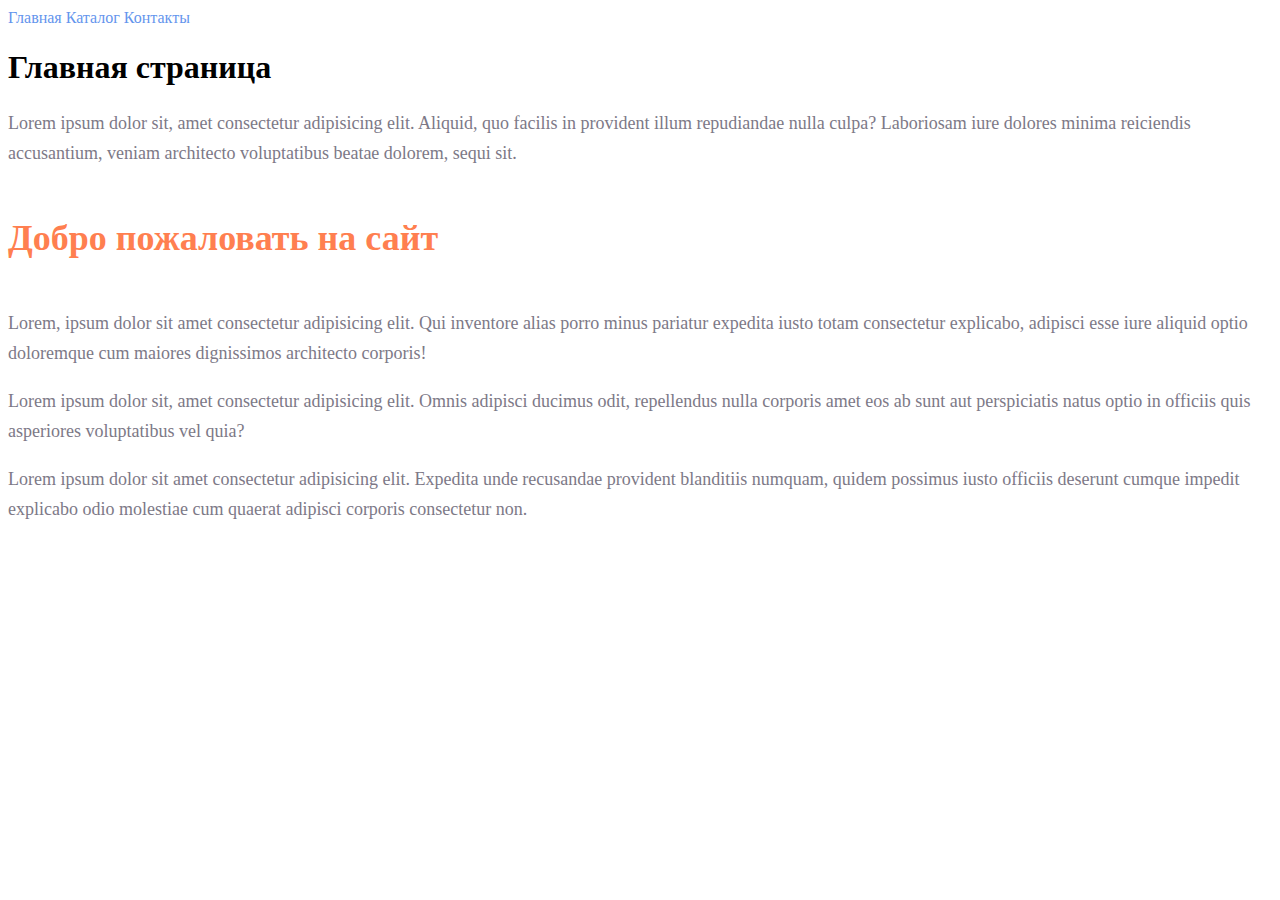
<file: index.html>
<!DOCTYPE html>
<html lang="en">
<head>
    <meta charset="UTF-8">
    <meta http-equiv="X-UA-Compatible" content="IE=edge">
    <meta name="viewport" content="width=device-width, initial-scale=1.0">
    <title>Lesson1</title>
    <link rel="stylesheet" href="./style.css">
</head>
<body>
    <a class="menu" href="./index.html">Главная</a>
    <a class="menu" href="./catalog/catalog.html">Каталог</a>
    <a class="menu" href="./contact.html">Контакты</a>

    <h1 class="heding1">Главная страница</h1>
    <p class="paragraf">Lorem ipsum dolor sit, amet consectetur adipisicing elit. Aliquid, quo facilis in provident illum repudiandae nulla culpa? Laboriosam iure dolores minima reiciendis accusantium, veniam architecto voluptatibus beatae dolorem, sequi sit.</p>
    <h2 class="heading2">Добро пожаловать на сайт</h2>
    <p class="paragraf">Lorem, ipsum dolor sit amet consectetur adipisicing elit. Qui inventore alias porro minus pariatur expedita iusto totam consectetur explicabo, adipisci esse iure aliquid optio doloremque cum maiores dignissimos architecto corporis!</p>
    <p class="paragraf">Lorem ipsum dolor sit, amet consectetur adipisicing elit. Omnis adipisci ducimus odit, repellendus nulla corporis amet eos ab sunt aut perspiciatis natus optio in officiis quis asperiores voluptatibus vel quia?</p>
    <p class="paragraf">Lorem ipsum dolor sit amet consectetur adipisicing elit. Expedita unde recusandae provident blanditiis numquam, quidem possimus iusto officiis deserunt cumque impedit explicabo odio molestiae cum quaerat adipisci corporis consectetur non.</p>
</body>
</html>
</file>
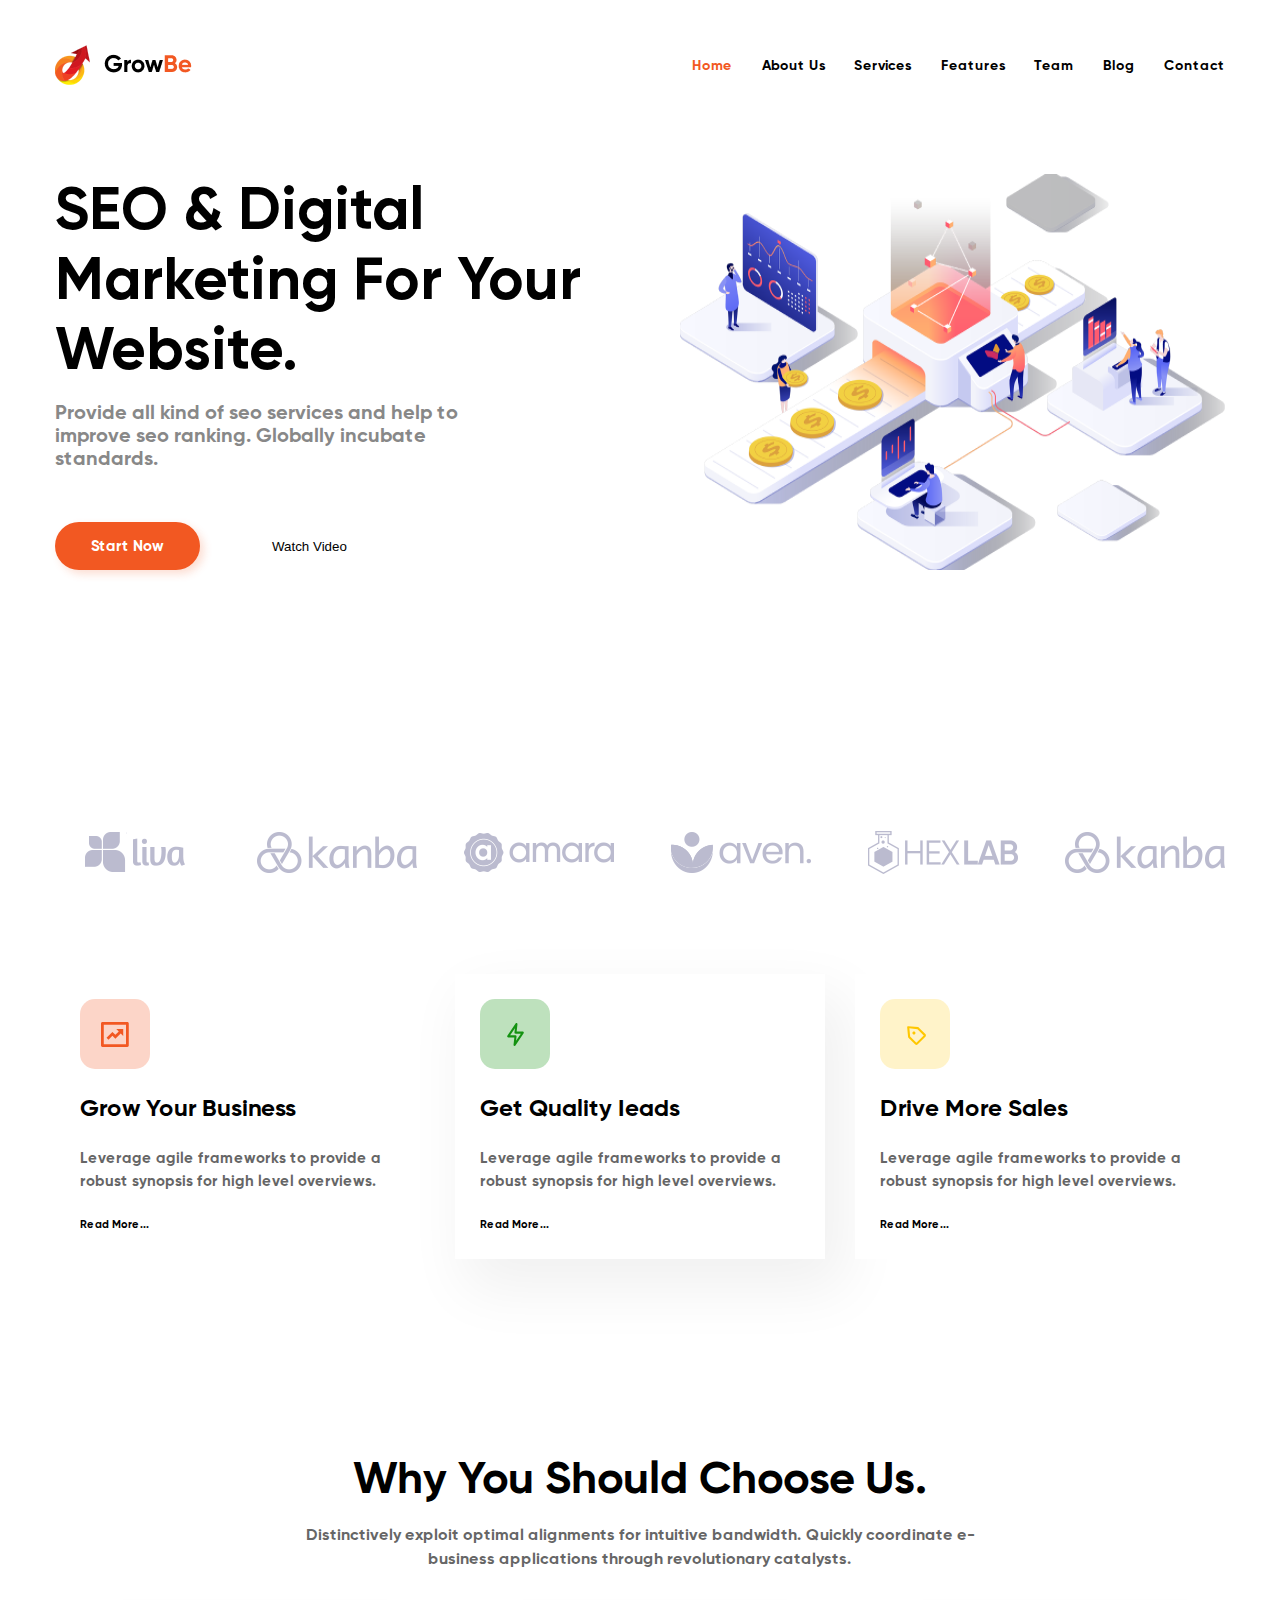
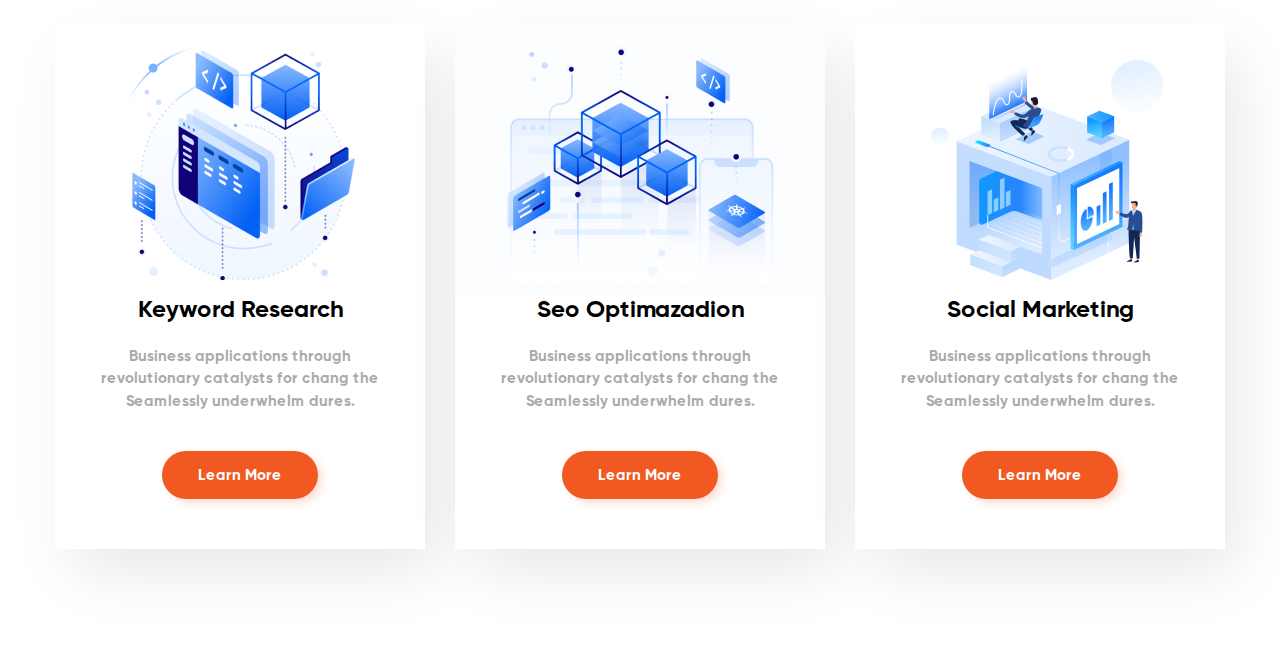
<file: Seminar3-5/index.html>
<!DOCTYPE html>
<html lang="en">
<head>
    <meta charset="UTF-8">
    <meta http-equiv="X-UA-Compatible" content="IE=edge">
    <meta name="viewport" content="width=device-width, initial-scale=1.0">
    <title>Seminar3</title>
    <link rel="stylesheet" href="./style.css">
</head>
<body>
    <header>
        <div class="container">
            <div class="heder-heder">  
                <img class="logo-one" src="./img/Logo.png" alt="Logo">
                <nav class="navigation">
                    <a class="navigation-a" href="#">Home</a>
                    <a href="#">About Us</a>
                    <a href="#">Services</a>
                    <a href="#">Features</a>
                    <a href="#">Team</a>
                    <a href="#">Blog</a>
                    <a href="#">Contact</a>
                </nav>
            </div>

        </div>
    </header>


    <main>
        <div class="container">
            <div class="content">
                <div class="main-content">
                    <h1 class="title">SEO & Digital
                        Marketing For Your
                        Website.</h1>
                    <p class="paragraf">Provide all kind of seo services and help to improve
                        seo ranking. Globally incubate standards.</p>
                        <div class="button">
                            <button class="button-start">Start Now</button>
                            <button class="button-video">Watch Video</button>
                        </div>
                </div>
                <img src="./img/main-logo.png" alt="logo"> 
            </div>
            
        </div>
    </main>

    <article>
        <div class="container">
            <div class="logos">
                <img src="./img/1.png" alt="logo">
                <img src="./img/6.png" alt="logo">
                <img src="./img/3.png" alt="logo">
                <img src="./img/4.png" alt="logo">
                <img src="./img/5.png" alt="logo">
                <img src="./img/6.png" alt="logo">
            </div>
        </div>
    </article>

    <section>
        <div class="container">
            <div class="content-content">
                <div class="bloc">
                    <img src="./img/icon1.svg" alt="icon1">
                    <h2 class="title-bloc">Grow Your Business</h2>
                    <p class="paragraf-bloc">Leverage agile frameworks to provide a robust synopsis for high level overviews.</p>
                    <h5 class="title5">Read More...</h5>
                </div>
                <div class="bloc-bloc">
                    <img src="./img/icon2.svg" alt="icon2">
                    <h2 class="title-bloc">Get Quality Ieads</h2>
                    <p class="paragraf-bloc">Leverage agile frameworks to provide a robust synopsis for high level overviews.</p>
                    <h5 class="title5">Read More...</h5>
                </div>
                <div class="bloc">
                    <img src="./img/icon3.svg" alt="icon3">
                    <h2 class="title-bloc">Drive More Sales</h2>
                    <p class="paragraf-bloc">Leverage agile frameworks to provide a robust synopsis for high level overviews.</p>
                    <h5 class="title5">Read More...</h5>
                </div>
            </div>
        </div>
    </section>

    <small>
        <div class="container">
            <div class="small">
                <h1 class="title-small">Why You Should Choose Us.</h1>
                <p class="paragraf-small">Distinctively exploit optimal alignments for intuitive bandwidth. Quickly coordinate e-business
                    applications through revolutionary catalysts.</p>
            </div>
        </div>
    </small>

    <samp>
        <div class="container">
            <div class="samps">
                <div class="samp">
                    <img class="samp1" src="./img/samp1.png" alt="samp1">
                    <h2 class="title-samp">Keyword Research</h2>
                    <p class="paragraf-samp">Business applications through revolutionary catalysts for chang the Seamlessly underwhelm dures.</p>
                    <button class="button-samp">Learn More</button>
                  </div>
                  <div class="samp">
                      <img src="./img/samp2.png" alt="samp2">
                      <h2 class="title-samp">Seo Optimazadion</h2>
                      <p class="paragraf-samp">Business applications through revolutionary catalysts for chang the Seamlessly underwhelm dures.</p>
                      <button class="button-samp">Learn More</button>
                  </div>
                  <div class="samp">
                      <img src="./img/samp3.png" alt="samp3">
                      <h2 class="title-samp">Social Marketing</h2>
                      <p class="paragraf-samp">Business applications through revolutionary catalysts for chang the Seamlessly underwhelm dures.</p>
                      <button class="button-samp">Learn More</button>
                  </div>
            </div>
        </div>
    </samp>
</body>
</html>
</file>
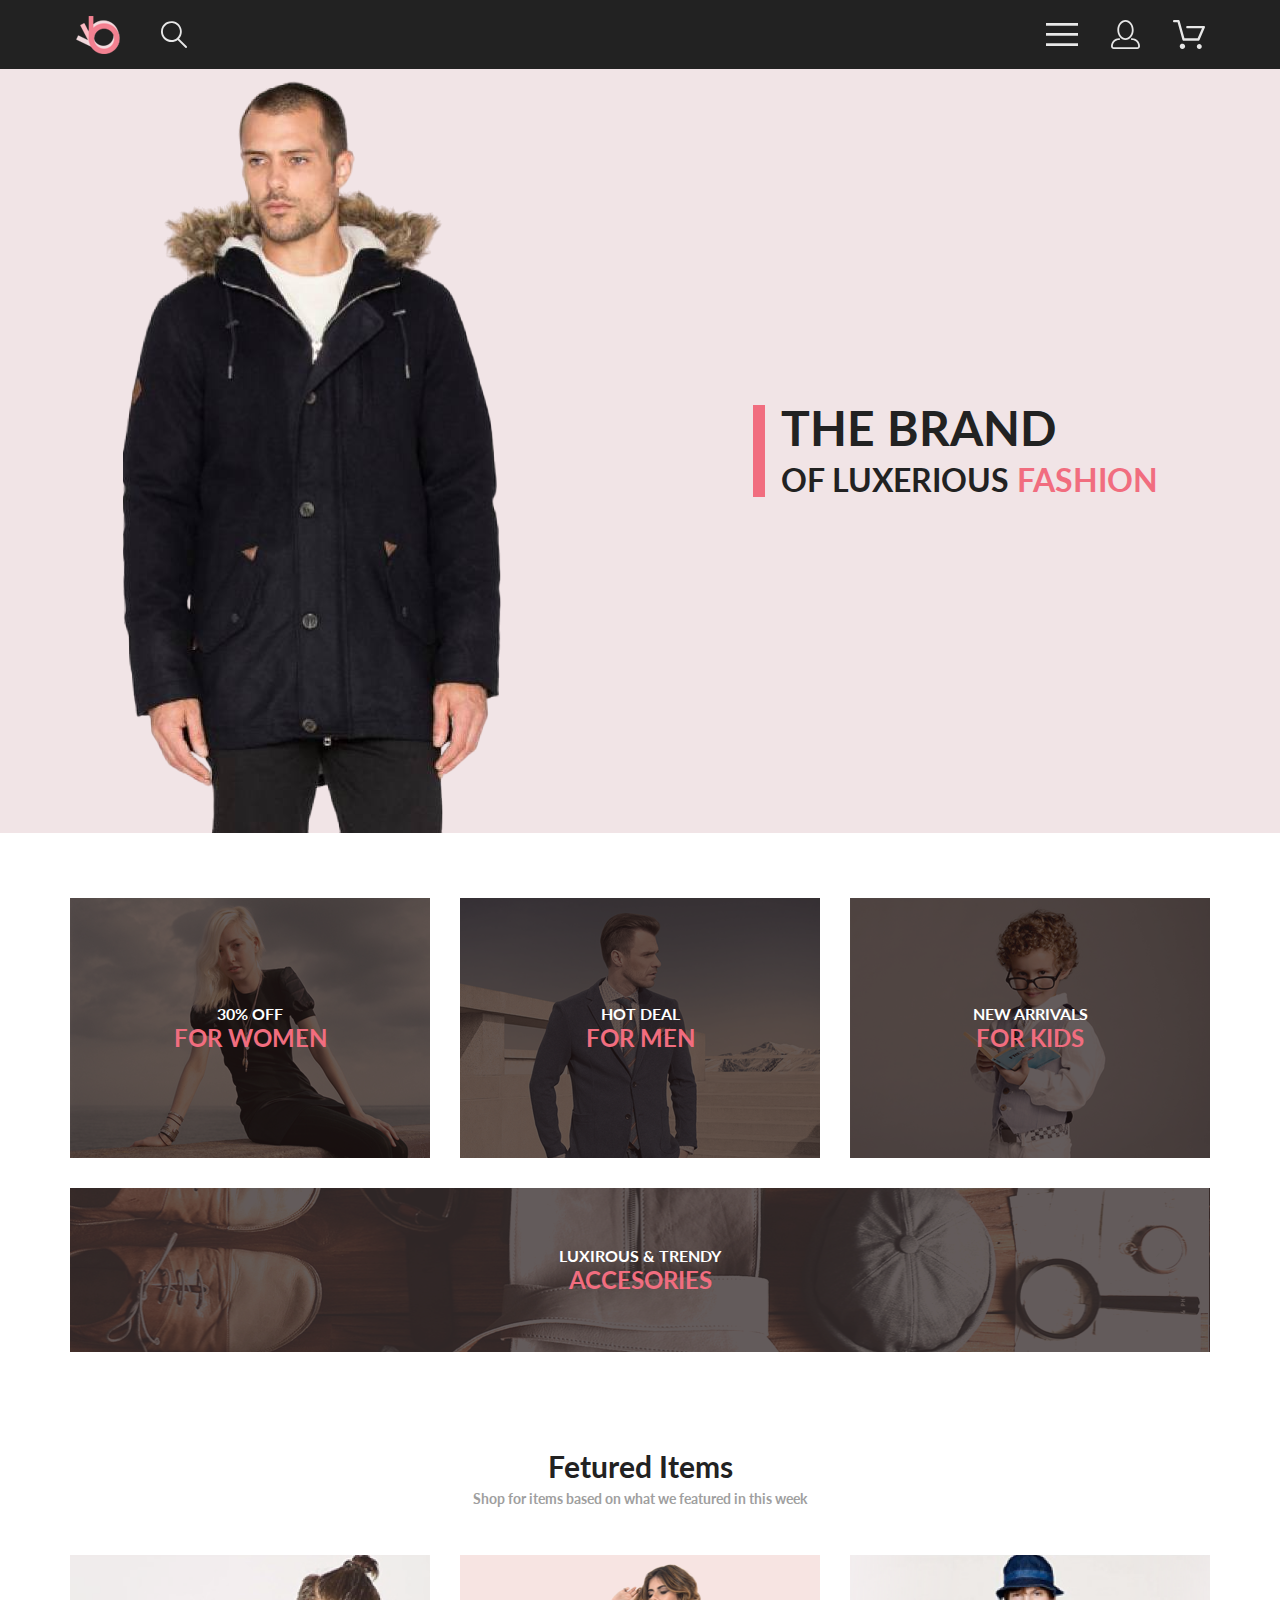
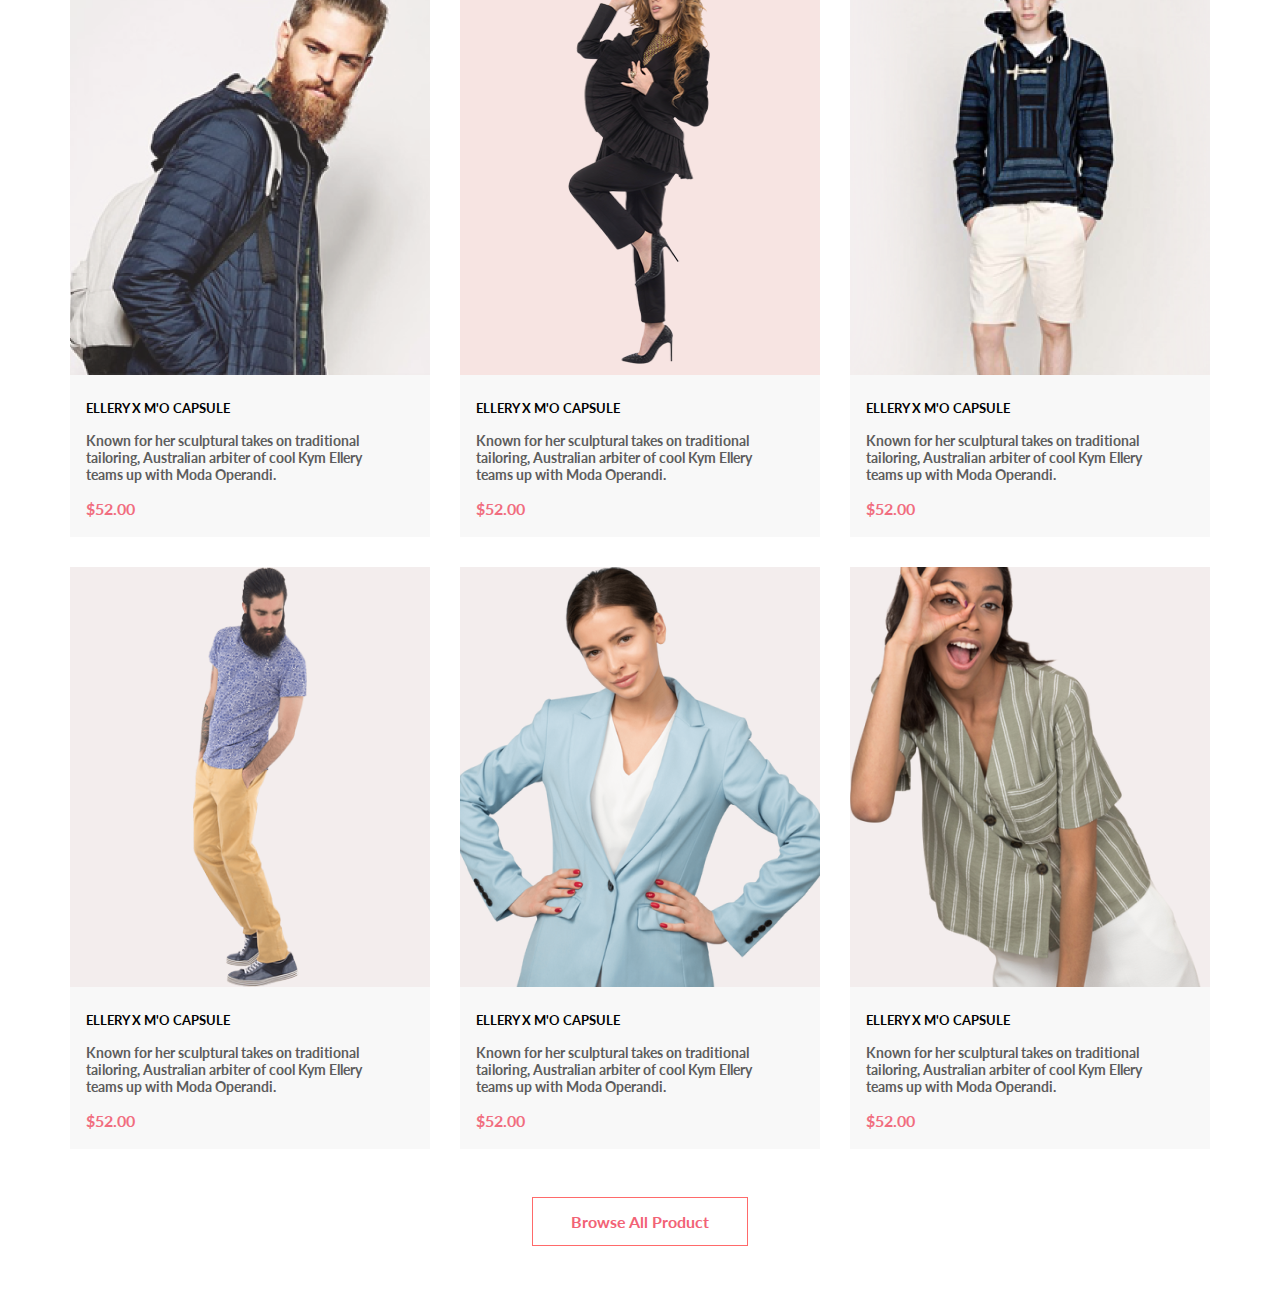
<file: Seminar6-8/index.html>
<!DOCTYPE html>
<html lang="en">
<head>
    <meta charset="UTF-8">
    <meta http-equiv="X-UA-Compatible" content="IE=edge">
    <meta name="viewport" content="width=device-width, initial-scale=1.0">
    <title>Shop</title>
    <link rel="stylesheet" href="./style.css">
</head>
<body>
    <header>
        <div class="header-header">
            <div class="header-header__left">
                <img class="header-header__left_img" src="./img/header1.png" alt="header-header__left_img">
                <a class="header-header__left_lupa" href="#"><img src="./img/lupa.svg" alt="lupa"></a>
            </div>
            <div class="header-header__right">
                <a href="#"><img src="./img/menu.svg" alt="menu"></a>
                <a class="header-header__right_profile" href="#"><img src="./img/profile.svg" alt="header-header__right_profile"></a>
                <a class="header-header__right_corzina" href="#"><img src="./img/corzina.svg" alt="header-header__right_corzina"></a>
            </div>
        </div>
    </header>
    <main>
        <div class="main-content">
            <img class="main-content__img" src="./img/main1.png" alt="main-content__img">
            <div class="main-content__title">
                <div class="maine-content__title__strip"></div>
                <div class="main-content__title__text">
                    <h1 class="main-content__title__h1">THE BRAND</h1>
                    <h2 class="main-content__title__h2">OF LUXERIOUS <span>FASHION</span></h2>
                </div>
            </div>
        </div>
    </main>
    
        <div class="conteiner">
            <section>
                <div class="offers">
                    <div class="offer-women">
                        <div class="offer__bg">
                            <h2 class="offer__h2">30% OFF</h2>
                            <h1 class="offer__h1">FOR WOMEN</h1>
                        </div>
                    </div>
                    <div class="offer-men">
                        <div class="offer__bg">
                            <h2 class="offer__h2">HOT DEAL</h2>
                            <h1 class="offer__h1">FOR MEN</h1>  
                        </div>
                    </div>
                    <div class="offer-kids">
                        <div class="offer__bg">
                            <h2 class="offer__h2">NEW ARRIVALS</h2>
                            <h1 class="offer__h1">FOR KIDS</h1>
                        </div>
                    </div>
                    <div class="offer-accesories">
                        <div class="offer__bg">
                            <h2 class="offer__h2">LUXIROUS & TRENDY</h2>
                            <h1 class="offer__h1">ACCESORIES</h1>  
                        </div>
                    </div>
                </div>
            </section>
            <article>
                <div class="article">
                    <h2 class="article__h2">Fetured Items</h2>
                    <p class="article__p">Shop for items based on what we featured in this week</p>
                </div>
            </article>
            <section>
                <div class="cards">
                    <div class="capd">
                        <img src="./img/cart1.png" alt="cart1">
                        <h5 class="card__h5">ELLERY X M'O CAPSULE</h5>
                        <p class="card__p">Known for her sculptural takes on traditional tailoring, Australian arbiter of cool Kym Ellery teams up with Moda Operandi.</p>
                        <h6 class="card__h6">$52.00</h6>
                    </div>
                    <div class="capd">
                        <img src="./img/cart2.png" alt="cart2">
                        <h5 class="card__h5">ELLERY X M'O CAPSULE</h5>
                        <p class="card__p">Known for her sculptural takes on traditional tailoring, Australian arbiter of cool Kym Ellery teams up with Moda Operandi.</p>
                        <h6 class="card__h6">$52.00</h6>
                    </div>
                    <div class="capd">
                        <img src="./img/cart3.png" alt="cart3">
                        <h5 class="card__h5">ELLERY X M'O CAPSULE</h5>
                        <p class="card__p">Known for her sculptural takes on traditional tailoring, Australian arbiter of cool Kym Ellery teams up with Moda Operandi.</p>
                        <h6 class="card__h6">$52.00</h6>
                    </div>
                    <div class="capd">
                        <img src="./img/cart4.png" alt="cart4">
                        <h5 class="card__h5">ELLERY X M'O CAPSULE</h5>
                        <p class="card__p">Known for her sculptural takes on traditional tailoring, Australian arbiter of cool Kym Ellery teams up with Moda Operandi.</p>
                        <h6 class="card__h6">$52.00</h6>
                    </div>
                    <div class="capd">
                        <img src="./img/cart5.png" alt="cart5">
                        <h5 class="card__h5">ELLERY X M'O CAPSULE</h5>
                        <p class="card__p">Known for her sculptural takes on traditional tailoring, Australian arbiter of cool Kym Ellery teams up with Moda Operandi.</p>
                        <h6 class="card__h6">$52.00</h6>
                    </div>
                    <div class="capd">
                        <img src="./img/cart6.png" alt="cart6">
                        <h5 class="card__h5">ELLERY X M'O CAPSULE</h5>
                        <p class="card__p">Known for her sculptural takes on traditional tailoring, Australian arbiter of cool Kym Ellery teams up with Moda Operandi.</p>
                        <h6 class="card__h6">$52.00</h6>
                    </div>
                </div>
            </section>
            <article>
                <div class="article__button">
                    <button class="article__button_button">Browse All Product</button>
                </div>
            </article>
        </div>

</body>
</html>
</file>
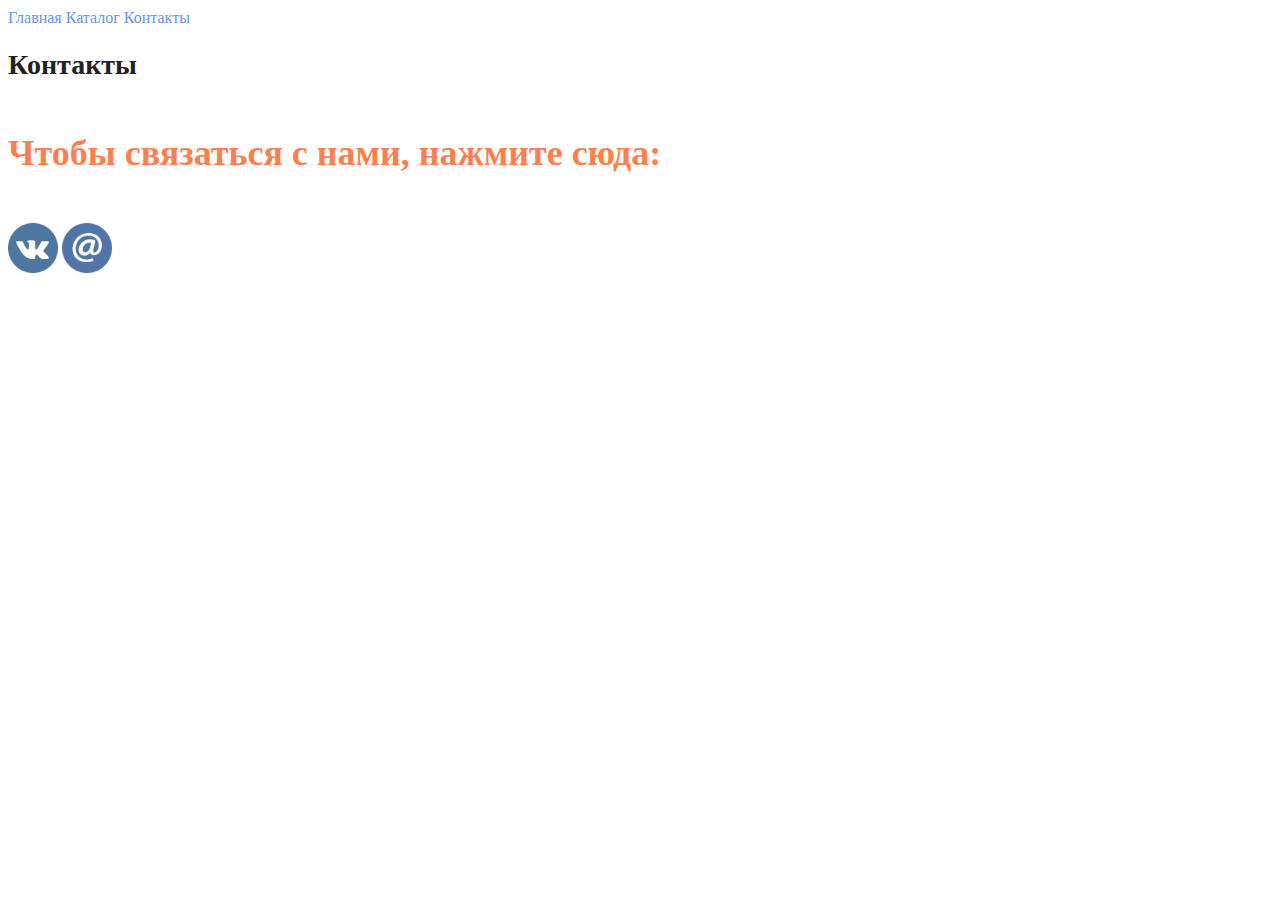
<file: contact.html>
<!DOCTYPE html>
<html lang="en">
<head>
    <meta charset="UTF-8">
    <meta http-equiv="X-UA-Compatible" content="IE=edge">
    <meta name="viewport" content="width=device-width, initial-scale=1.0">
    <title>contact</title>
    <link rel="stylesheet" href="./style.css">
</head>
<body>
    <a class="menu" href="./index.html">Главная</a>
    <a class="menu" href="./catalog/catalog.html">Каталог</a>
    <a class="menu" href="./contact.html">Контакты</a>
    <h1 class="heading1">Контакты</h1>
    <h2 class="heading2">Чтобы связаться с нами, нажмите сюда:</h2>
    <a href="https://vk.com/a.orekhov77"><img src="./img/vk.png" alt="vk" width="50px"></a>
    <a href="https://KO.orexxx@gmail.com"><img src="./img/pochty.png" alt="pochty" width="50px"></a>
</body>
</html>
</file>
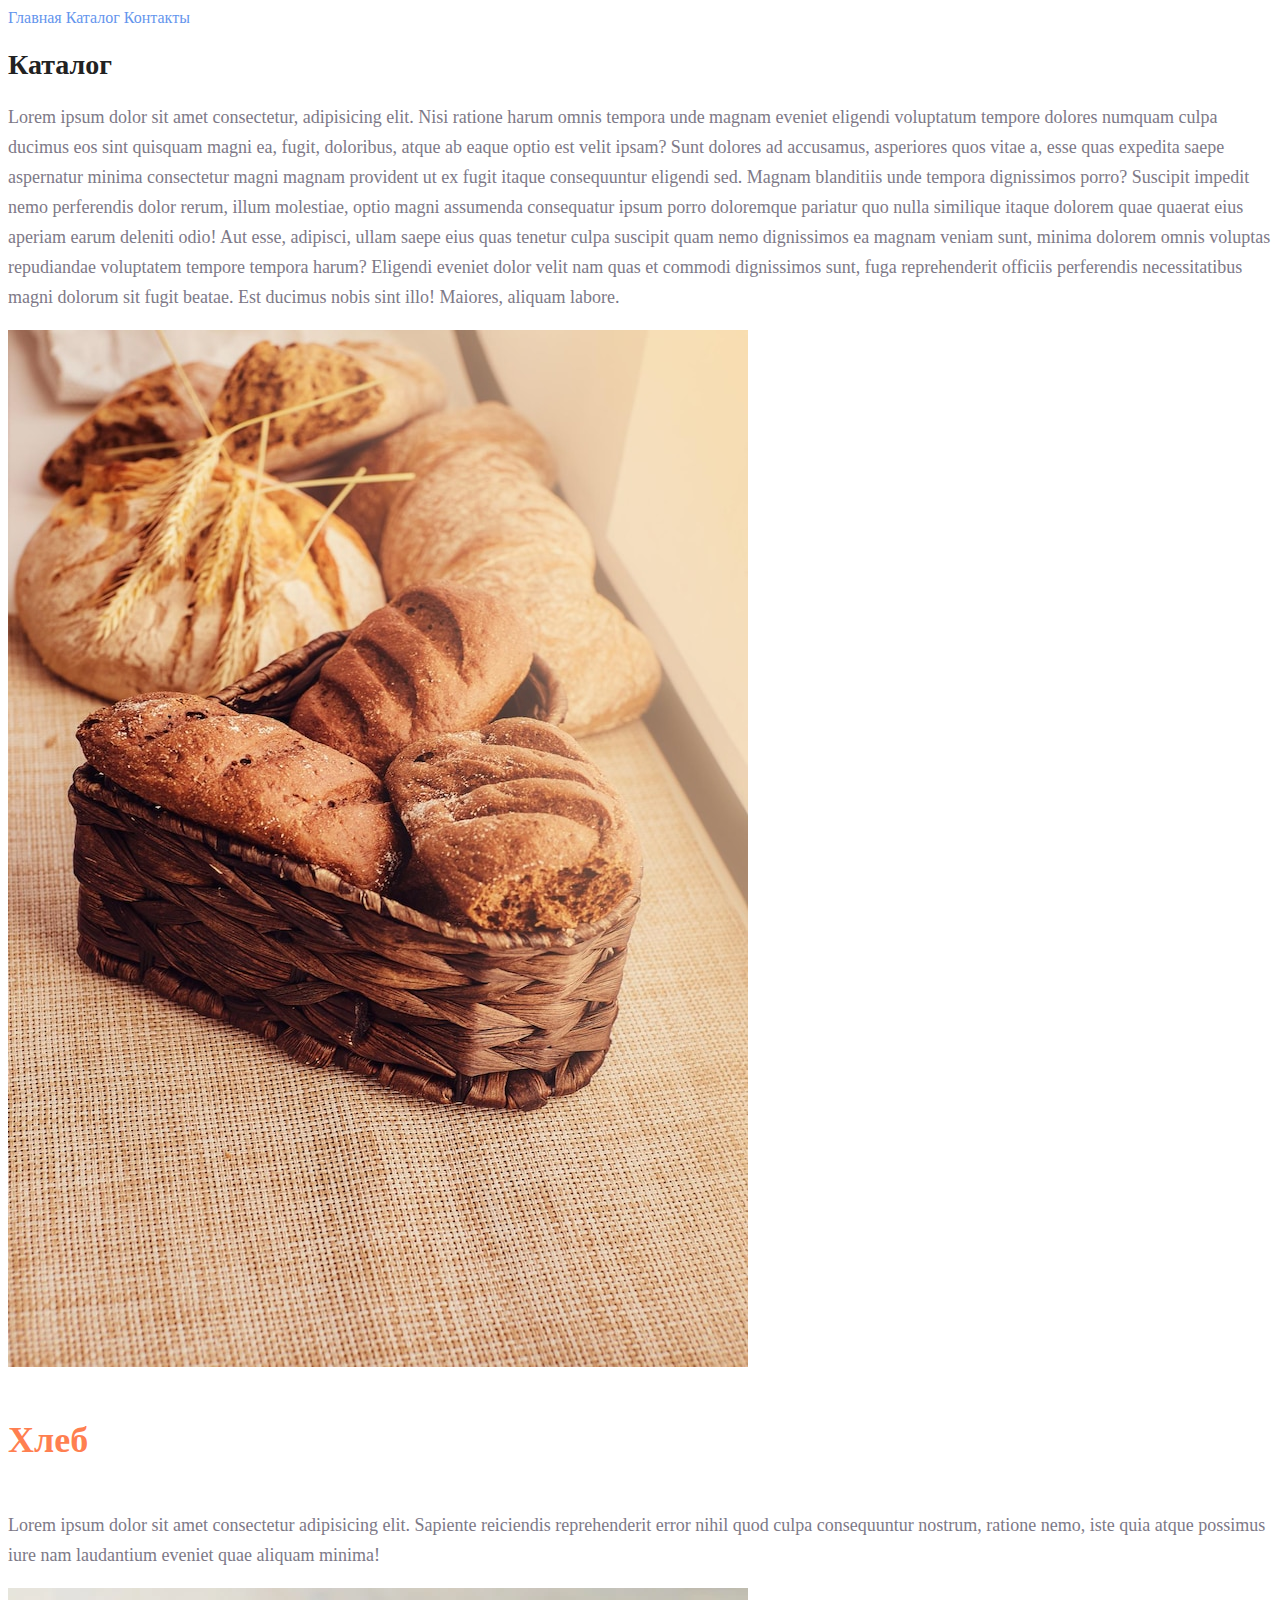
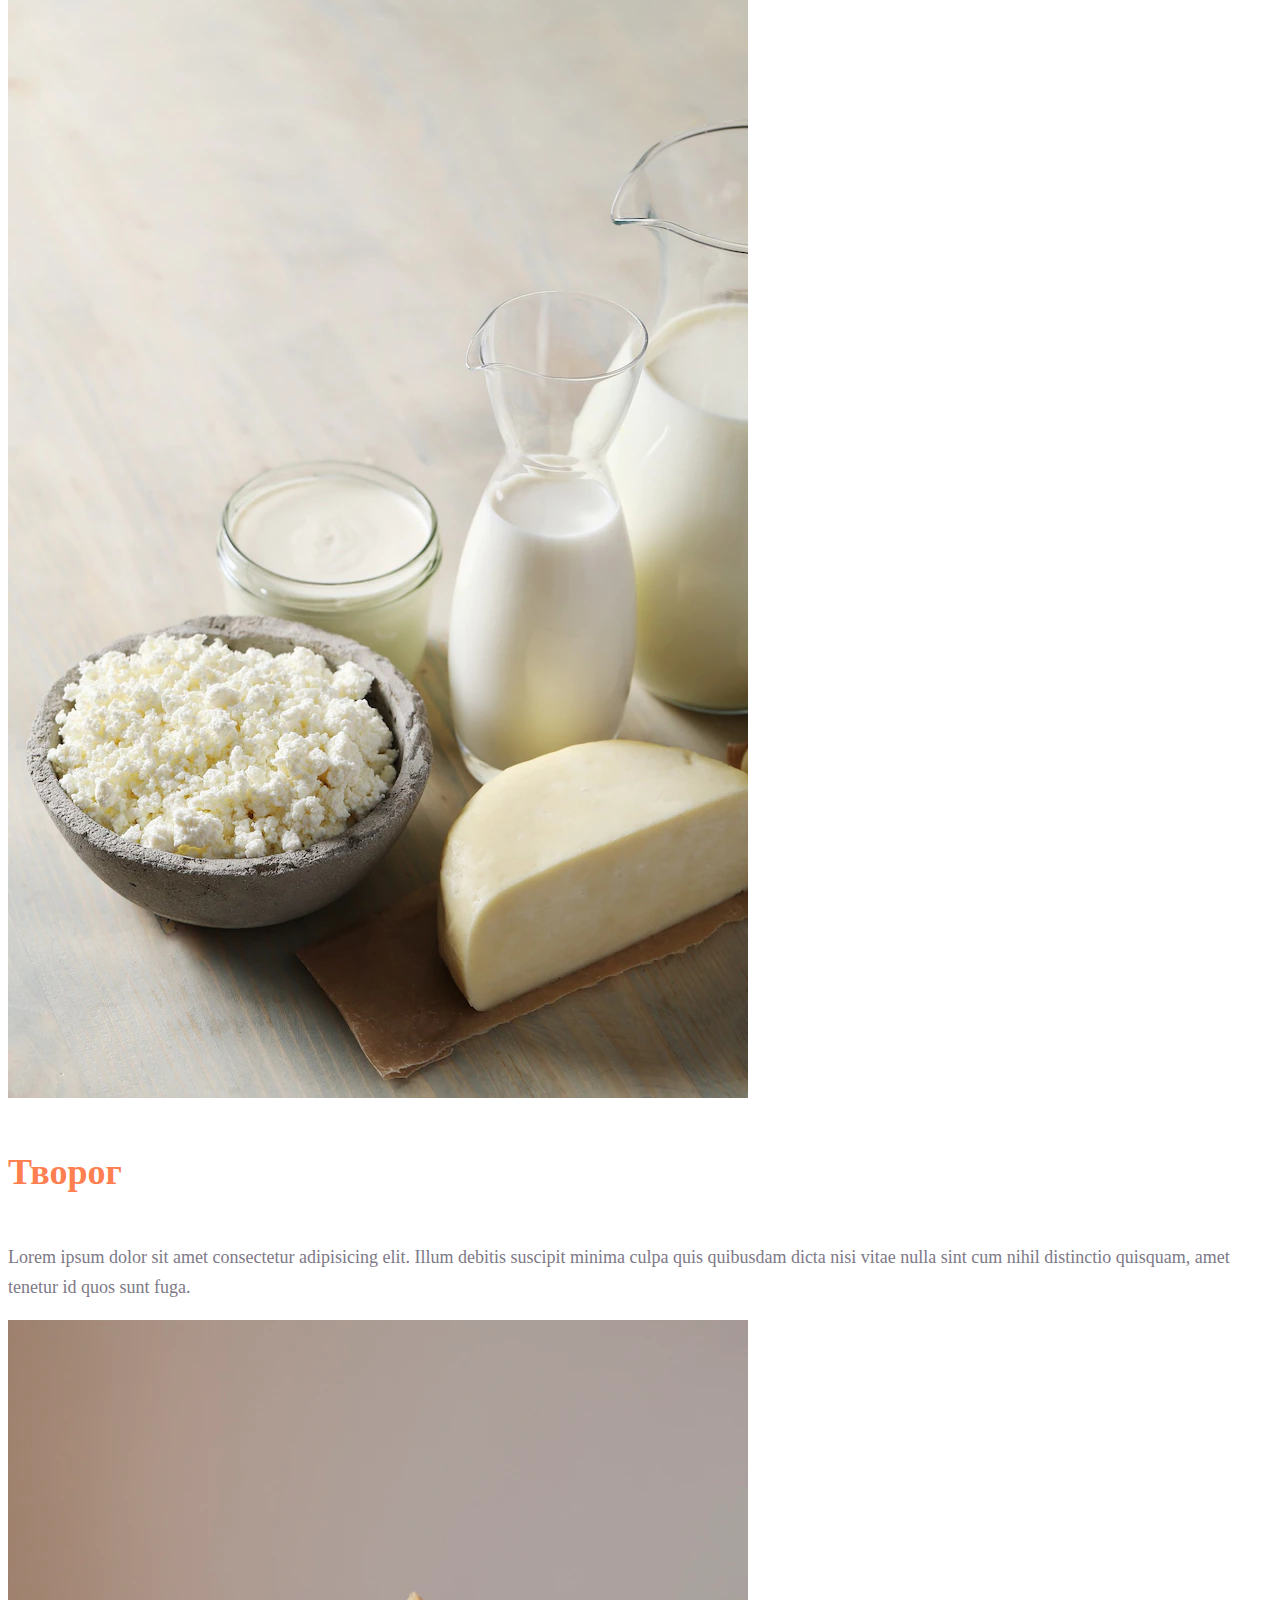
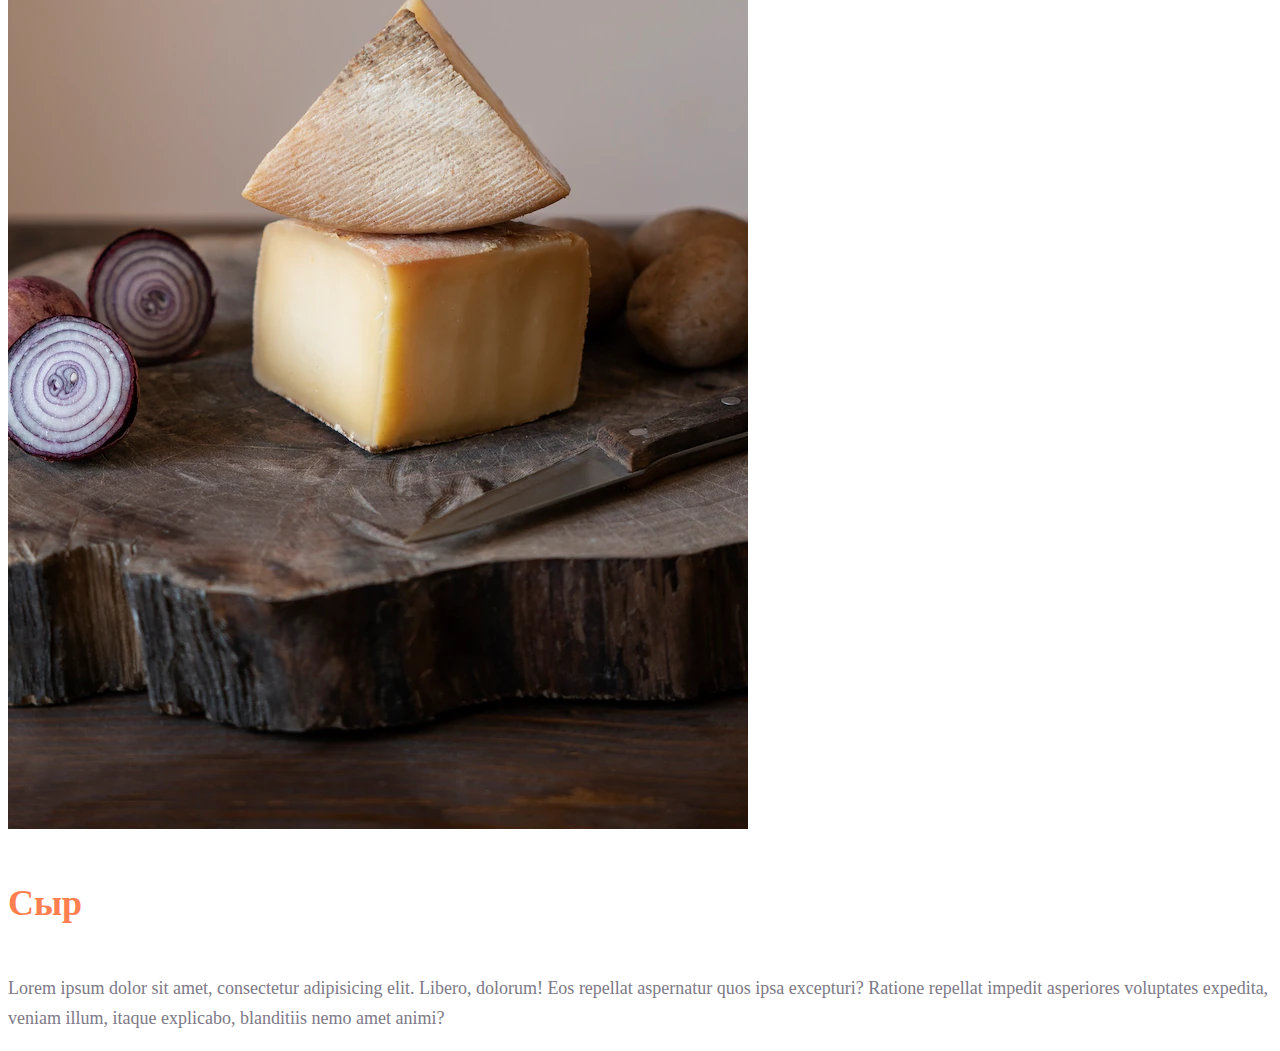
<file: catalog/catalog.html>
<!DOCTYPE html>
<html lang="en">
<head>
    <meta charset="UTF-8">
    <meta http-equiv="X-UA-Compatible" content="IE=edge">
    <meta name="viewport" content="width=device-width, initial-scale=1.0">
    <title>catalog</title>
    <link rel="stylesheet" href="../style.css">
</head>
<body>
    <a class="menu" href="../index.html">Главная</a>
    <a class="menu" href="./catalog.html">Каталог</a>
    <a class="menu" href="../contact.html">Контакты</a>

    <h1 class="heading1">Каталог</h1>
    <p class="paragraf">Lorem ipsum dolor sit amet consectetur, adipisicing elit. Nisi ratione harum omnis tempora unde magnam eveniet eligendi voluptatum tempore dolores numquam culpa ducimus eos sint quisquam magni ea, fugit, doloribus, atque ab eaque optio est velit ipsam? Sunt dolores ad accusamus, asperiores quos vitae a, esse quas expedita saepe aspernatur minima consectetur magni magnam provident ut ex fugit itaque consequuntur eligendi sed. Magnam blanditiis unde tempora dignissimos porro? Suscipit impedit nemo perferendis dolor rerum, illum molestiae, optio magni assumenda consequatur ipsum porro doloremque pariatur quo nulla similique itaque dolorem quae quaerat eius aperiam earum deleniti odio! Aut esse, adipisci, ullam saepe eius quas tenetur culpa suscipit quam nemo dignissimos ea magnam veniam sunt, minima dolorem omnis voluptas repudiandae voluptatem tempore tempora harum? Eligendi eveniet dolor velit nam quas et commodi dignissimos sunt, fuga reprehenderit officiis perferendis necessitatibus magni dolorum sit fugit beatae. Est ducimus nobis sint illo! Maiores, aliquam labore.</p>
    <img src="../img/pic1.jpeg" alt="Товар 1">
    <h2 class="heading2">Хлеб</h2>
    <p class="paragraf">Lorem ipsum dolor sit amet consectetur adipisicing elit. Sapiente reiciendis reprehenderit error nihil quod culpa consequuntur nostrum, ratione nemo, iste quia atque possimus iure nam laudantium eveniet quae aliquam minima!</p>
    <img src="../img/pic2.webp" alt="Товар 2">
    <h2 class="heading2">Творог</h2>
    <p class="paragraf">Lorem ipsum dolor sit amet consectetur adipisicing elit. Illum debitis suscipit minima culpa quis quibusdam dicta nisi vitae nulla sint cum nihil distinctio quisquam, amet tenetur id quos sunt fuga.</p>
    <img src="../img/pic3.webp" alt="Товар 3">
    <h2 class="heading2">Сыр</h2>
    <p class="paragraf">Lorem ipsum dolor sit amet, consectetur adipisicing elit. Libero, dolorum! Eos repellat aspernatur quos ipsa excepturi? Ratione repellat impedit asperiores voluptates expedita, veniam illum, itaque explicabo, blanditiis nemo amet animi?</p>
</body>
</html>
</file>
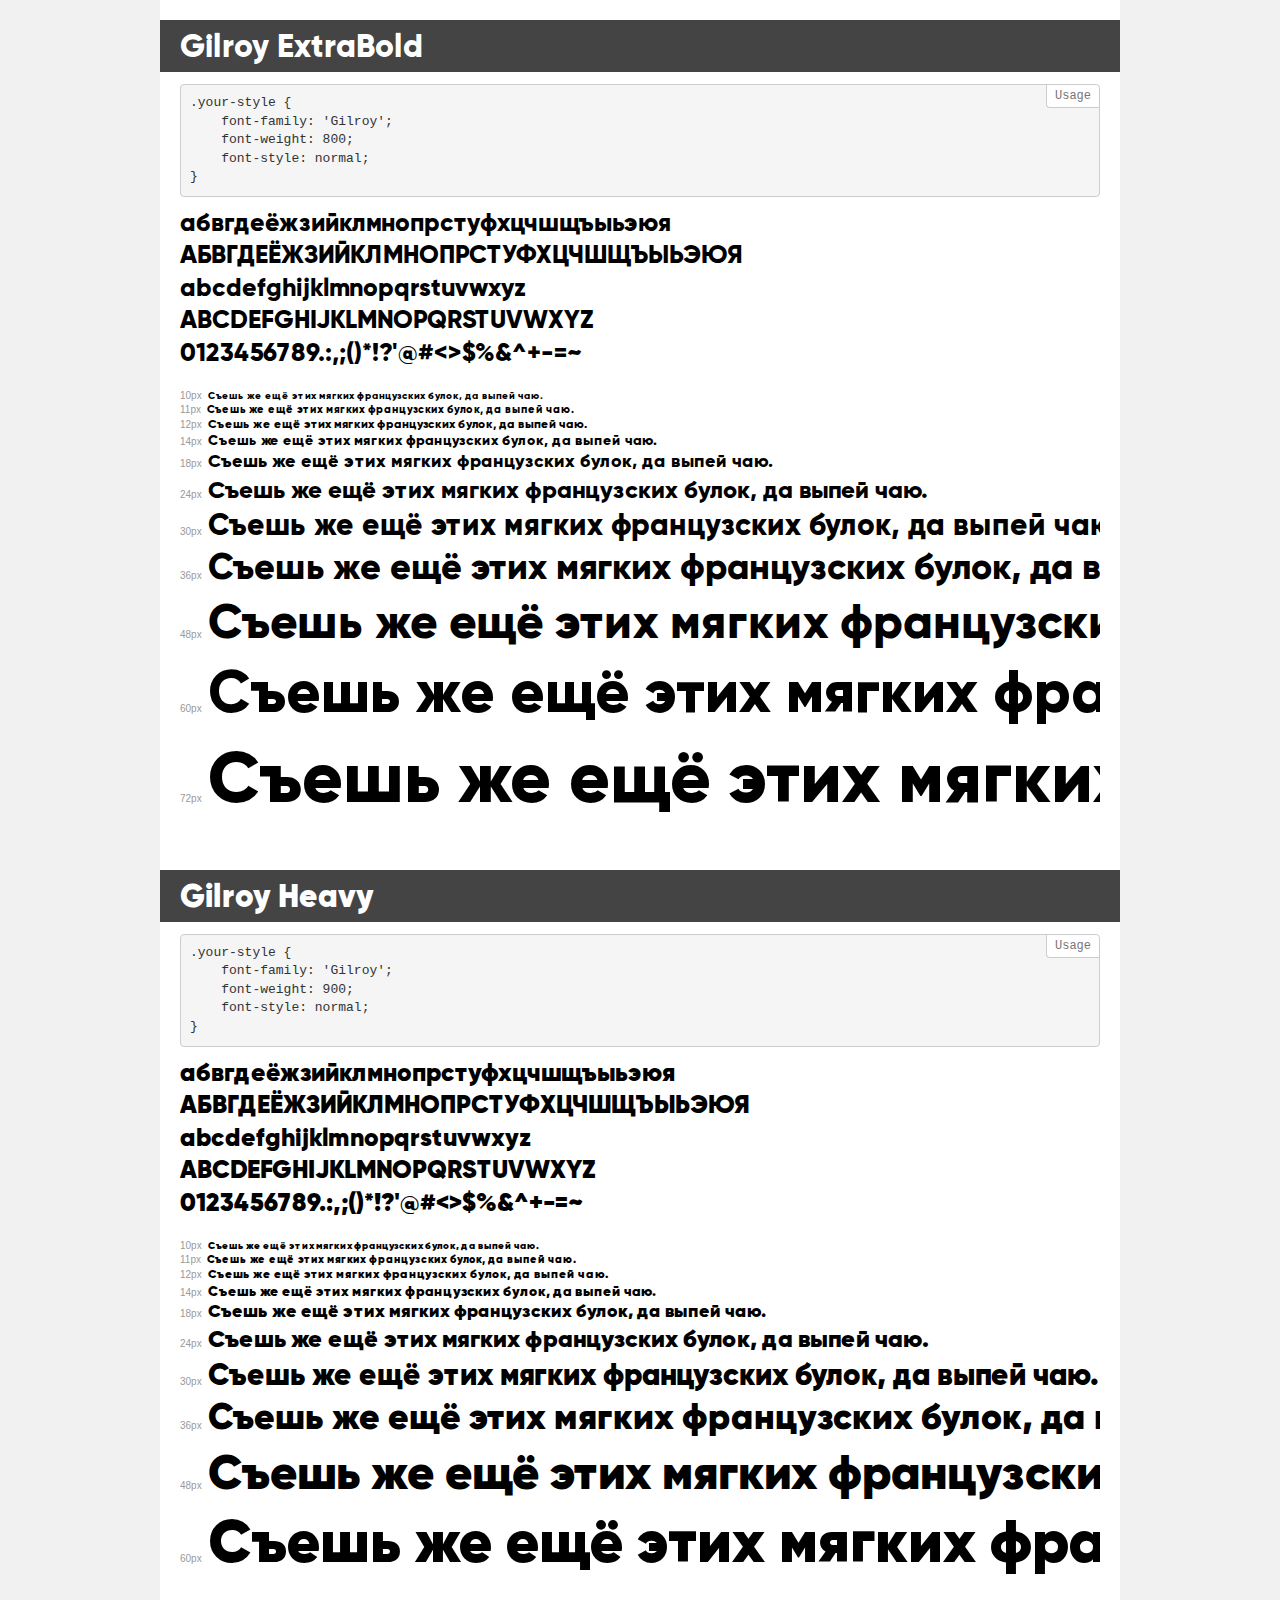
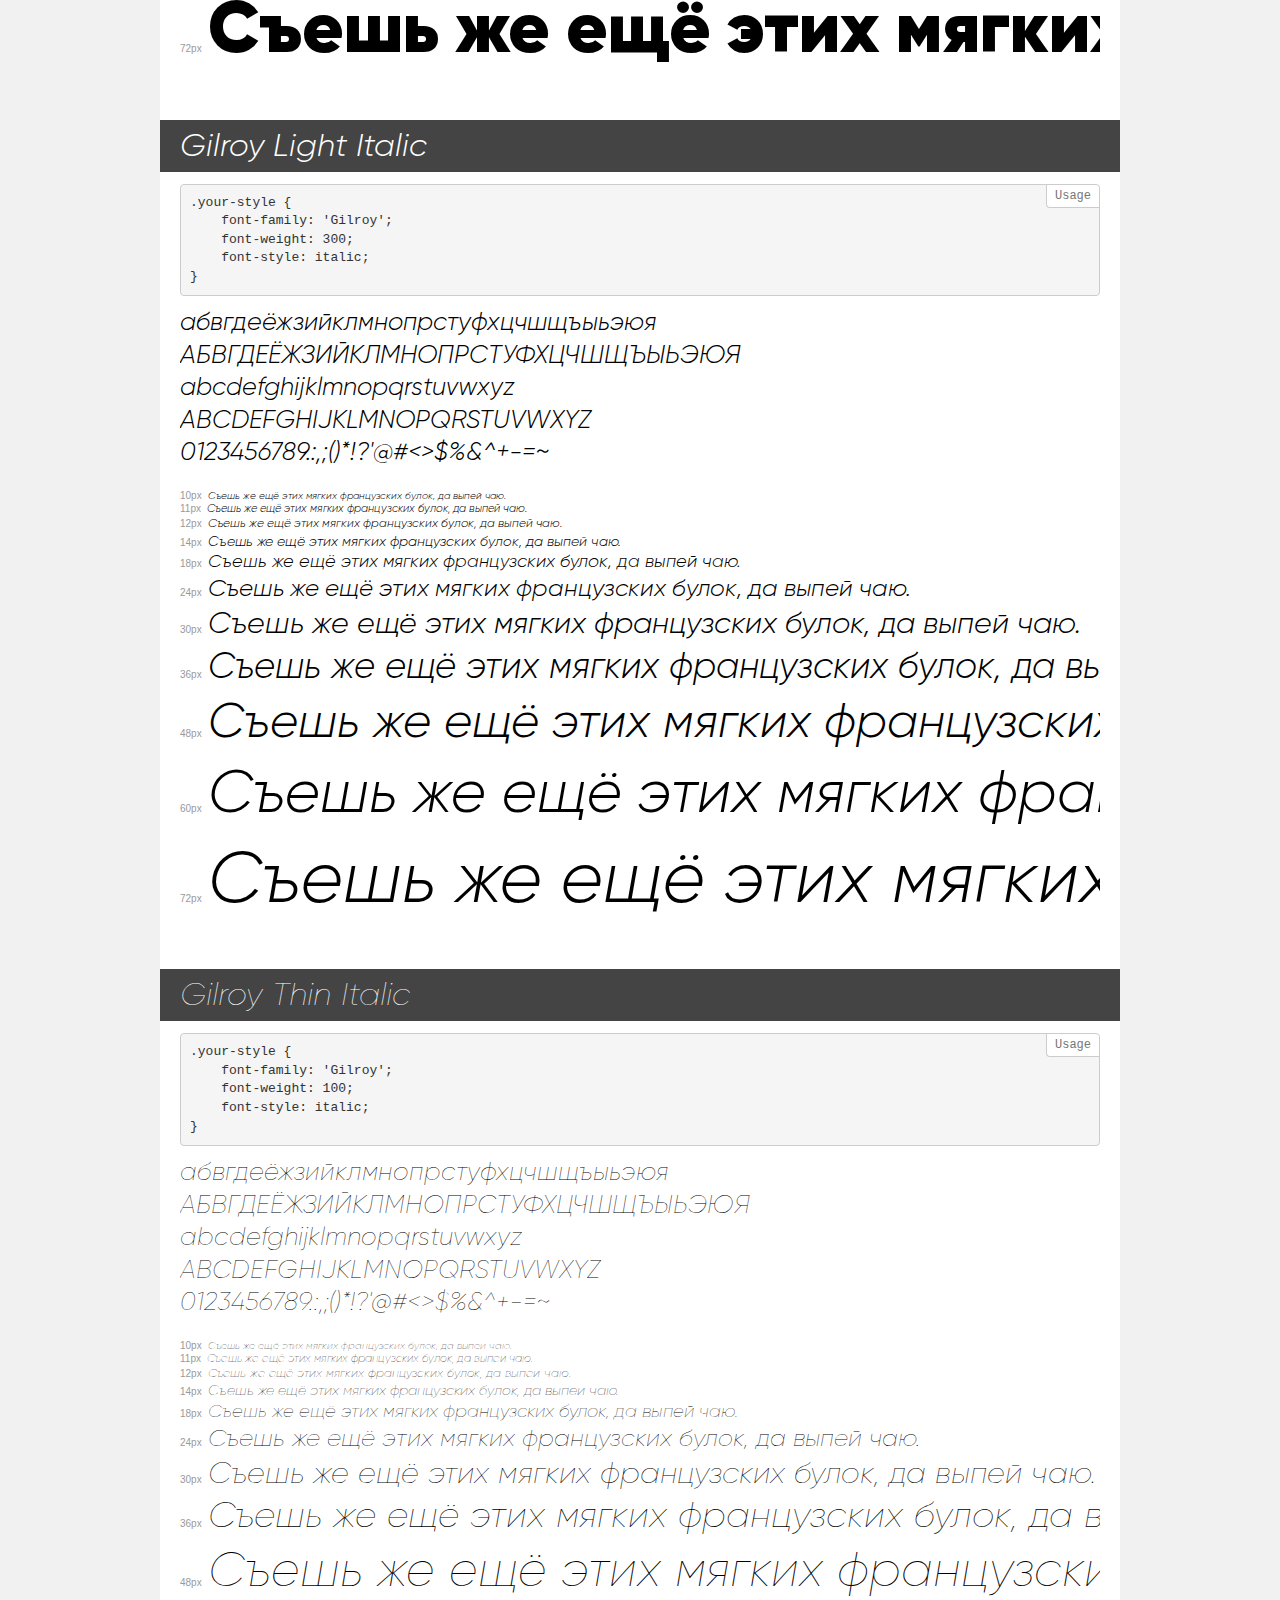
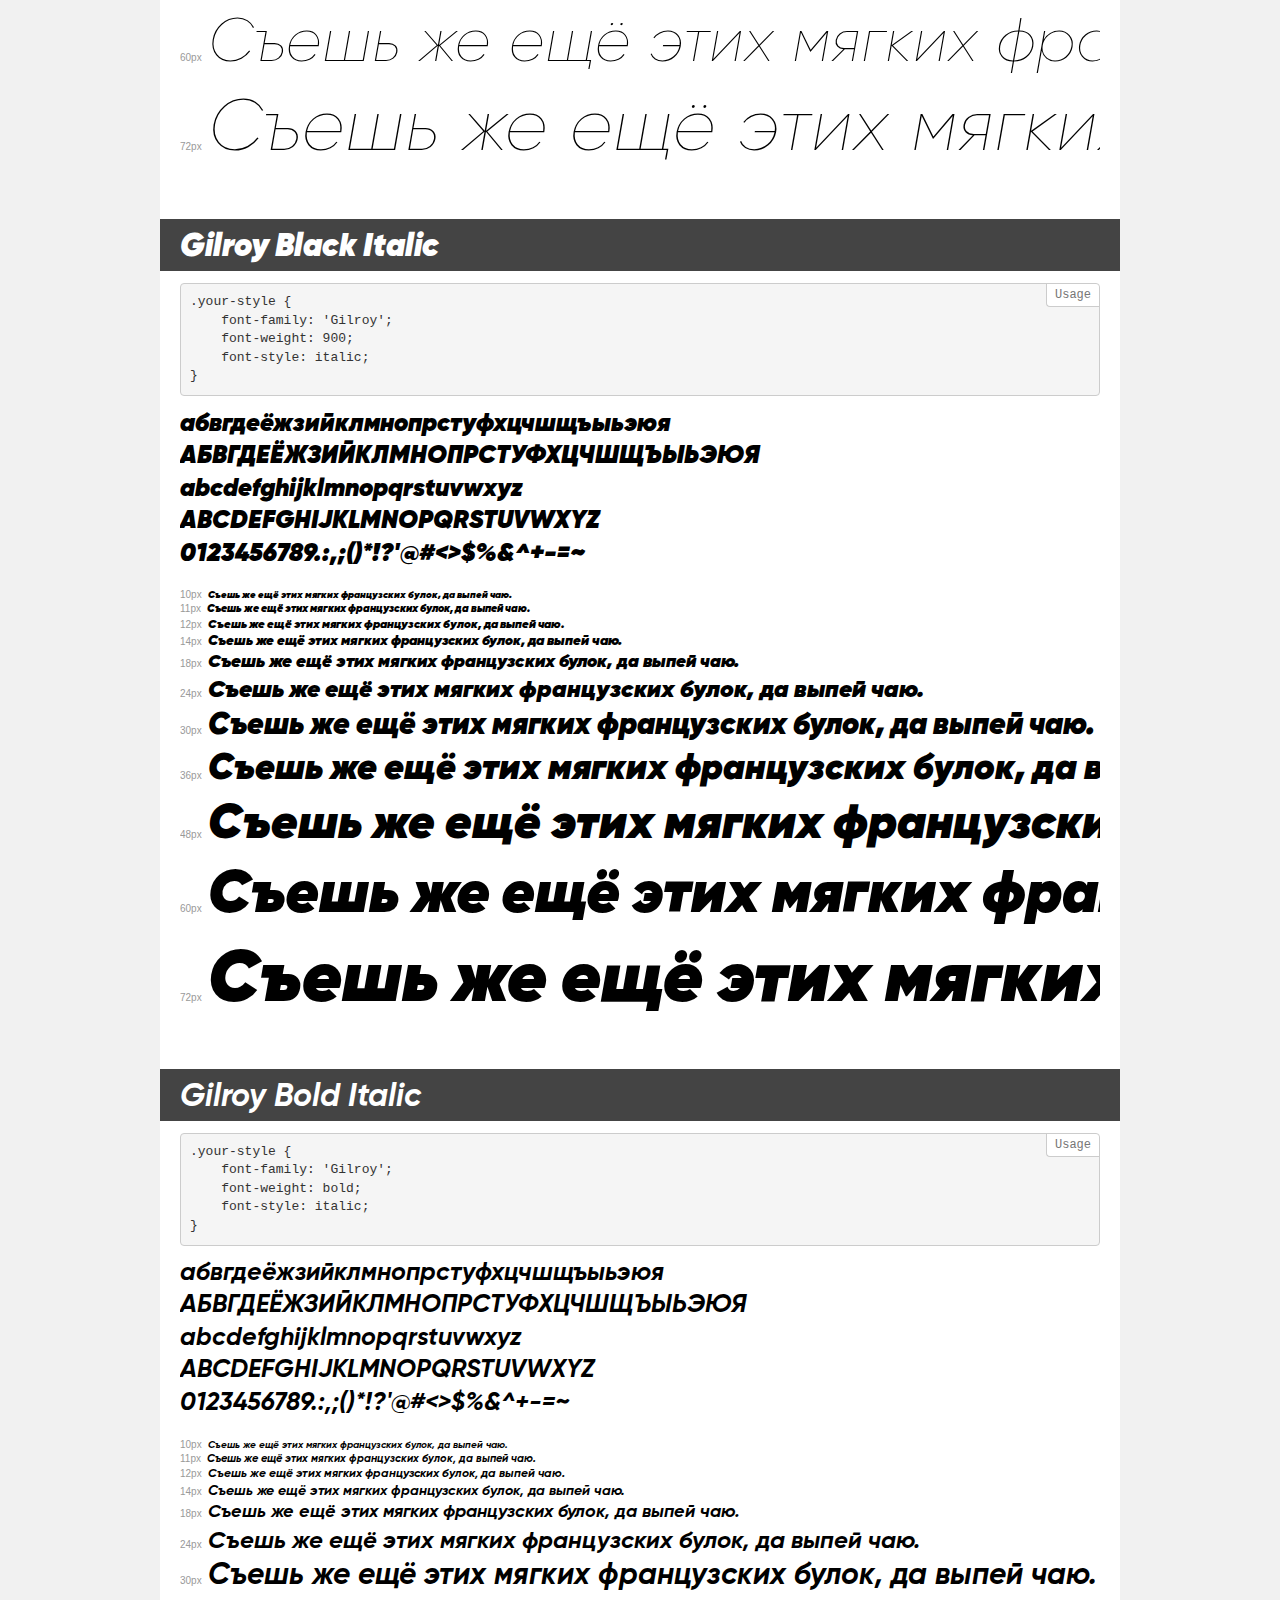
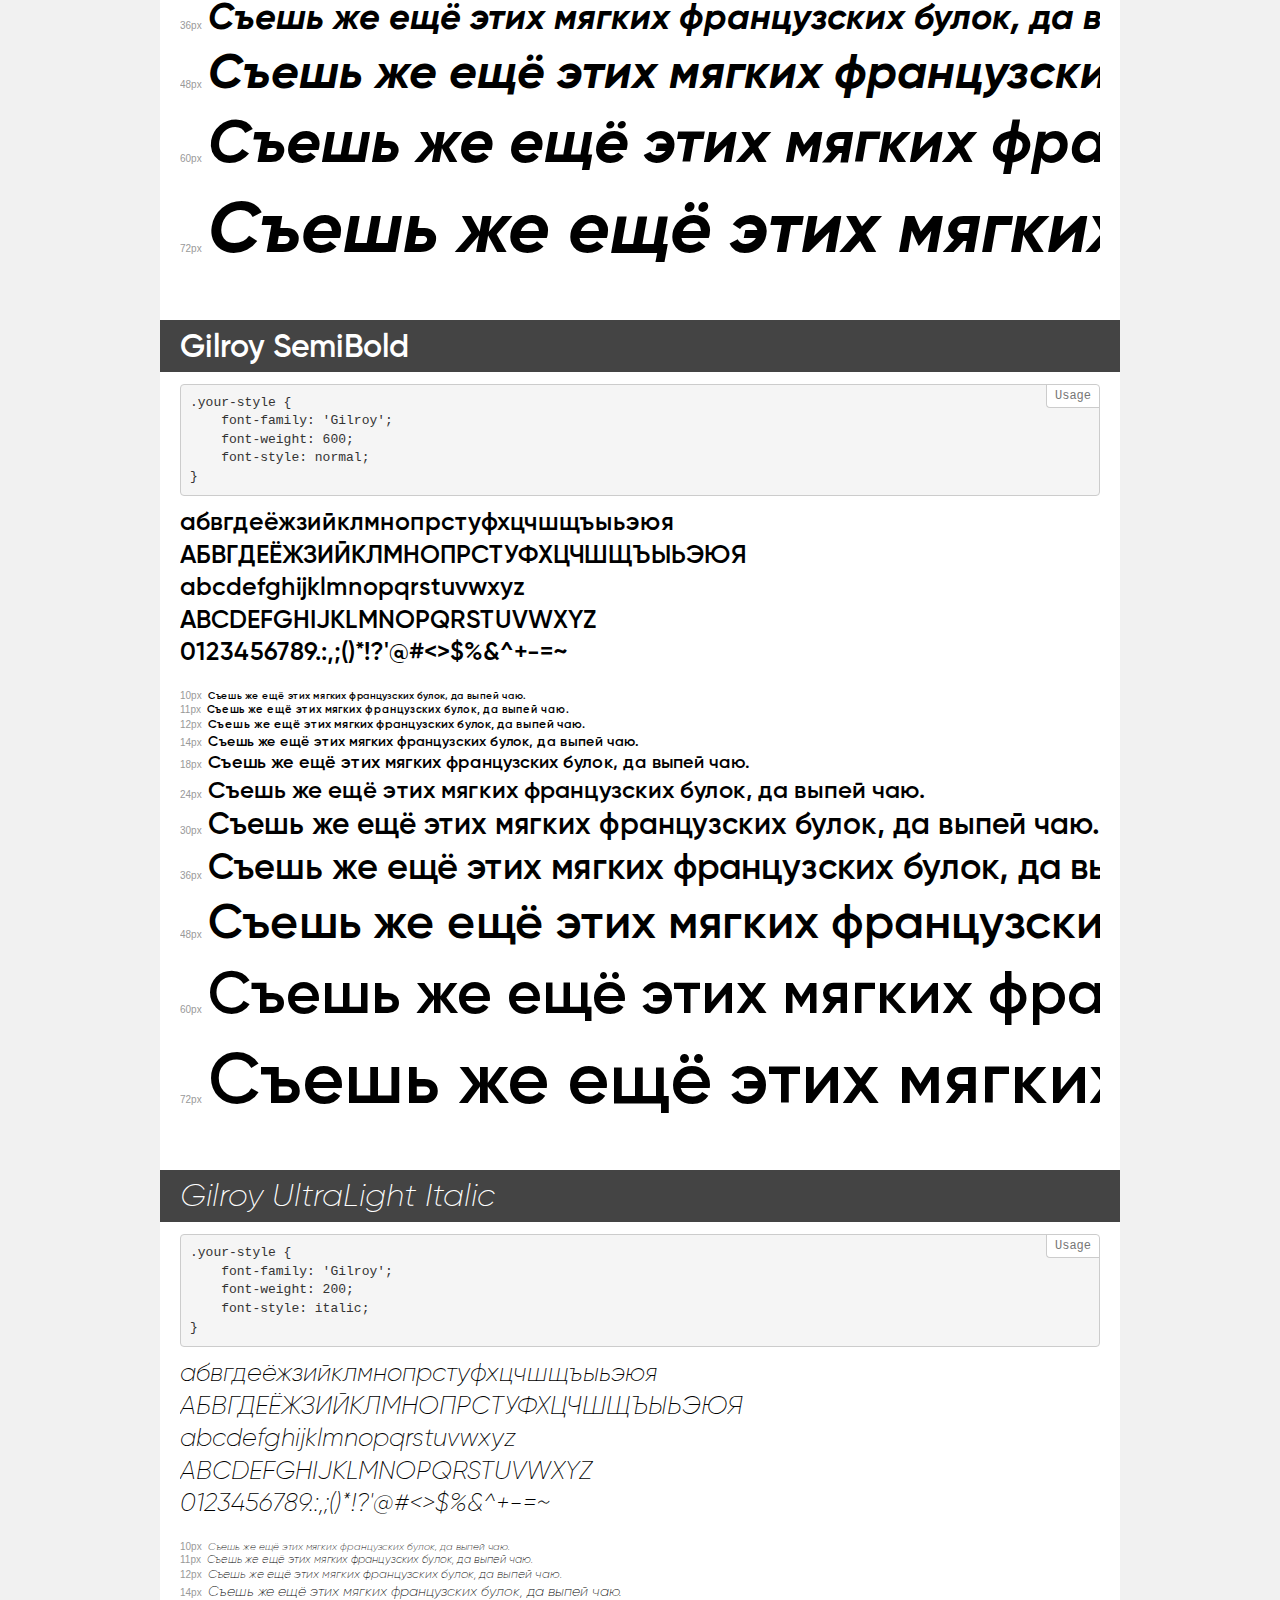
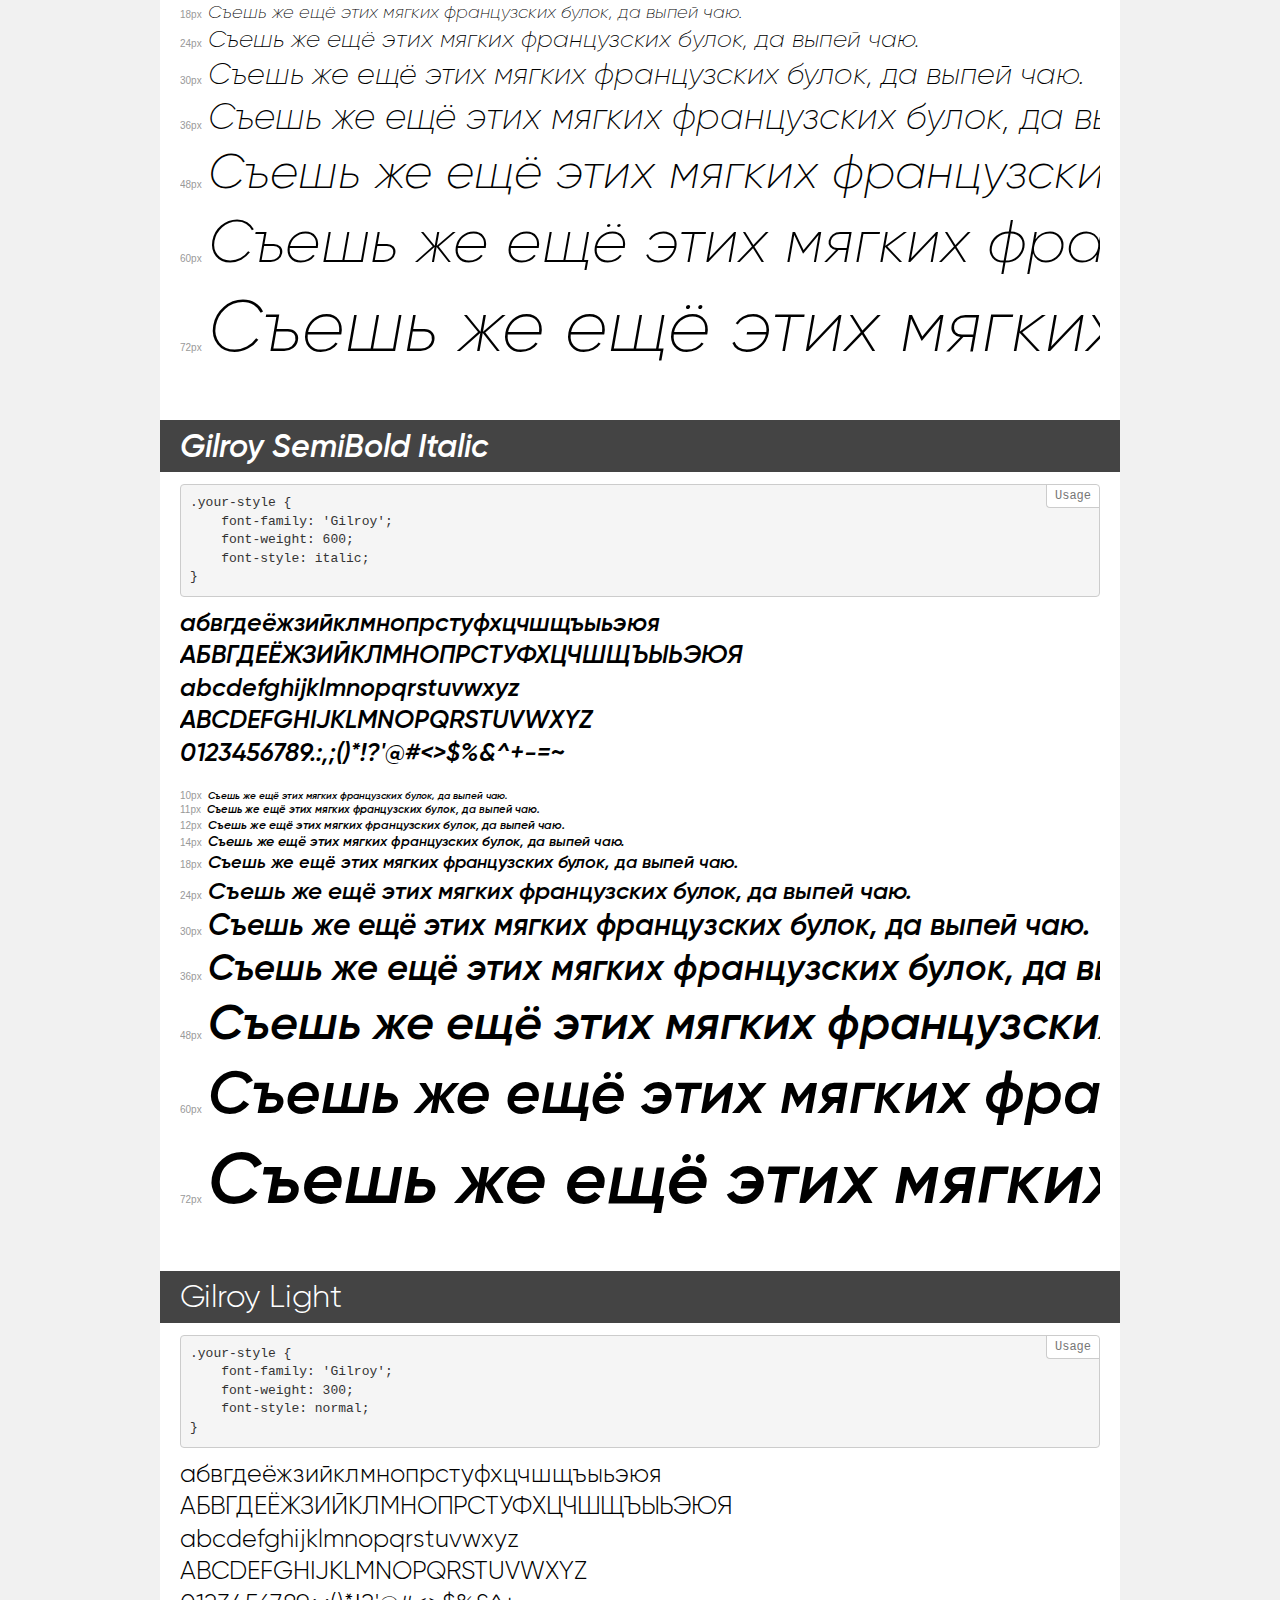
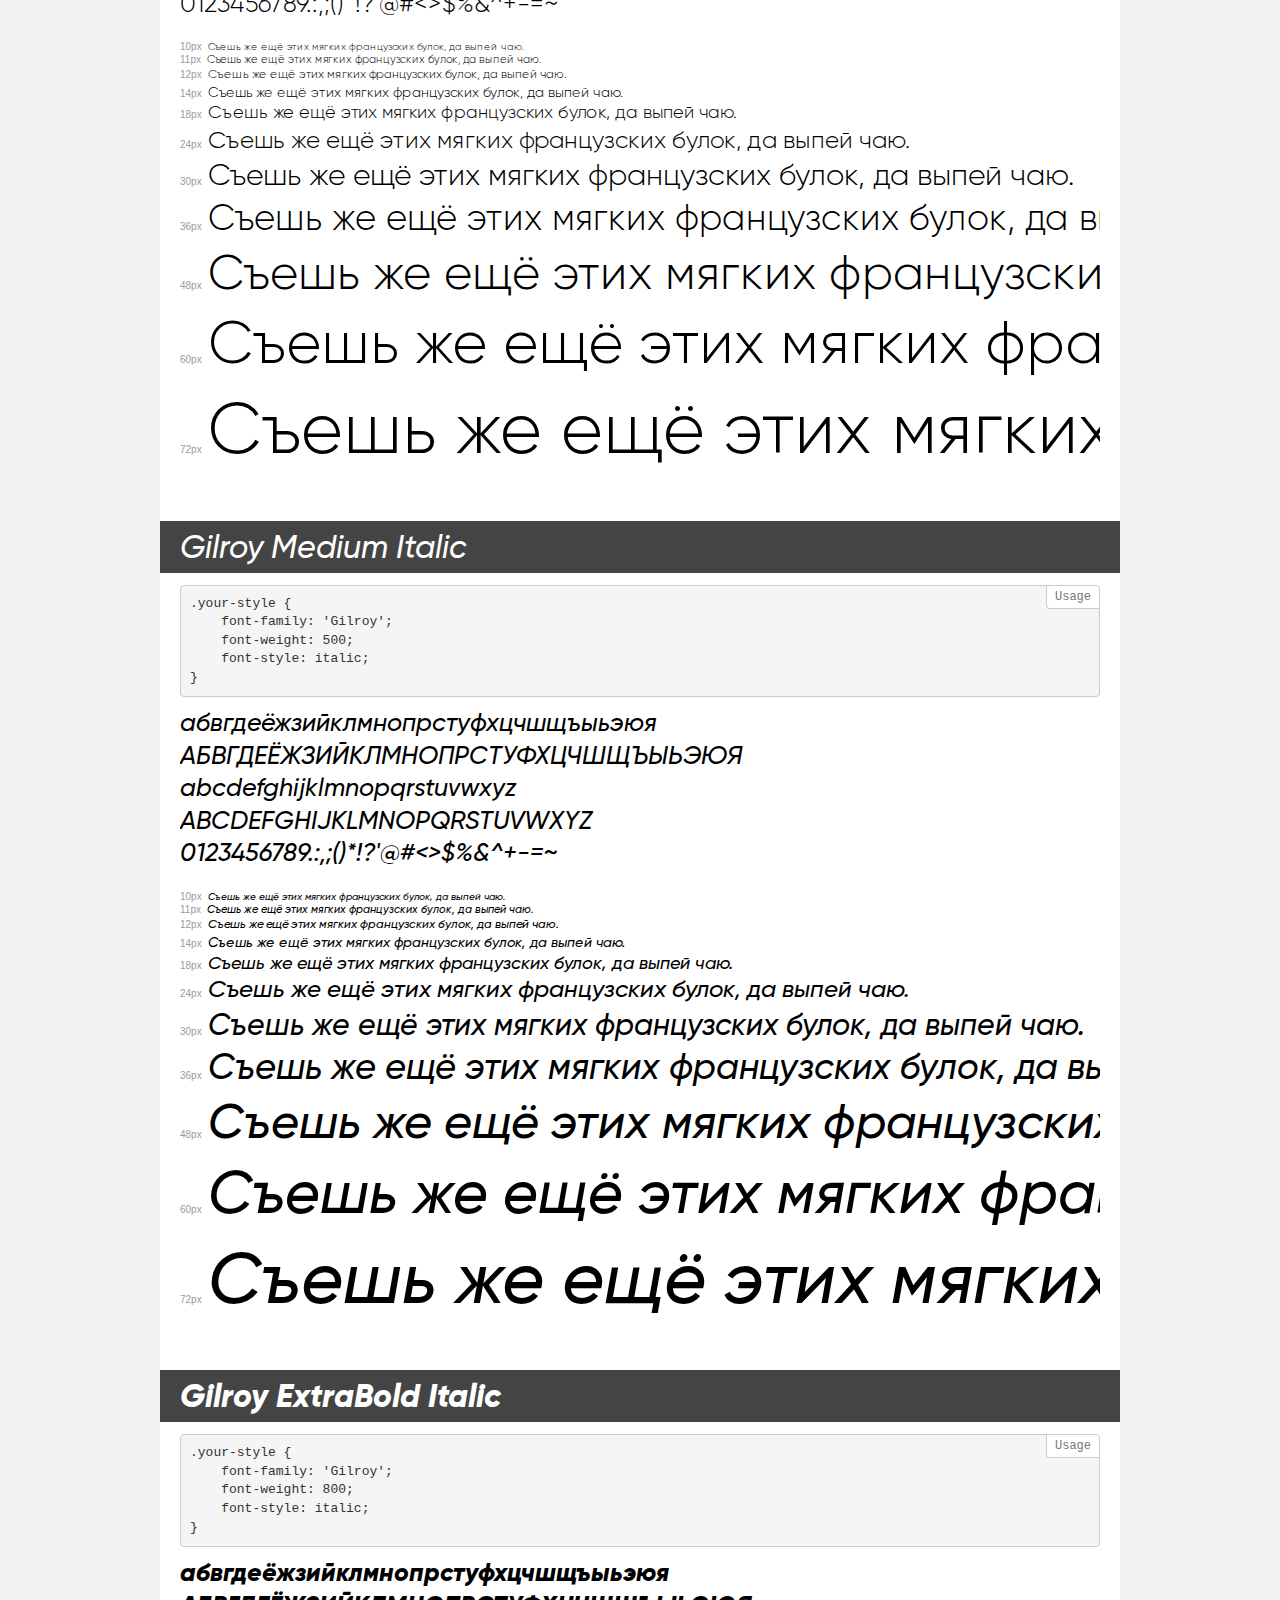
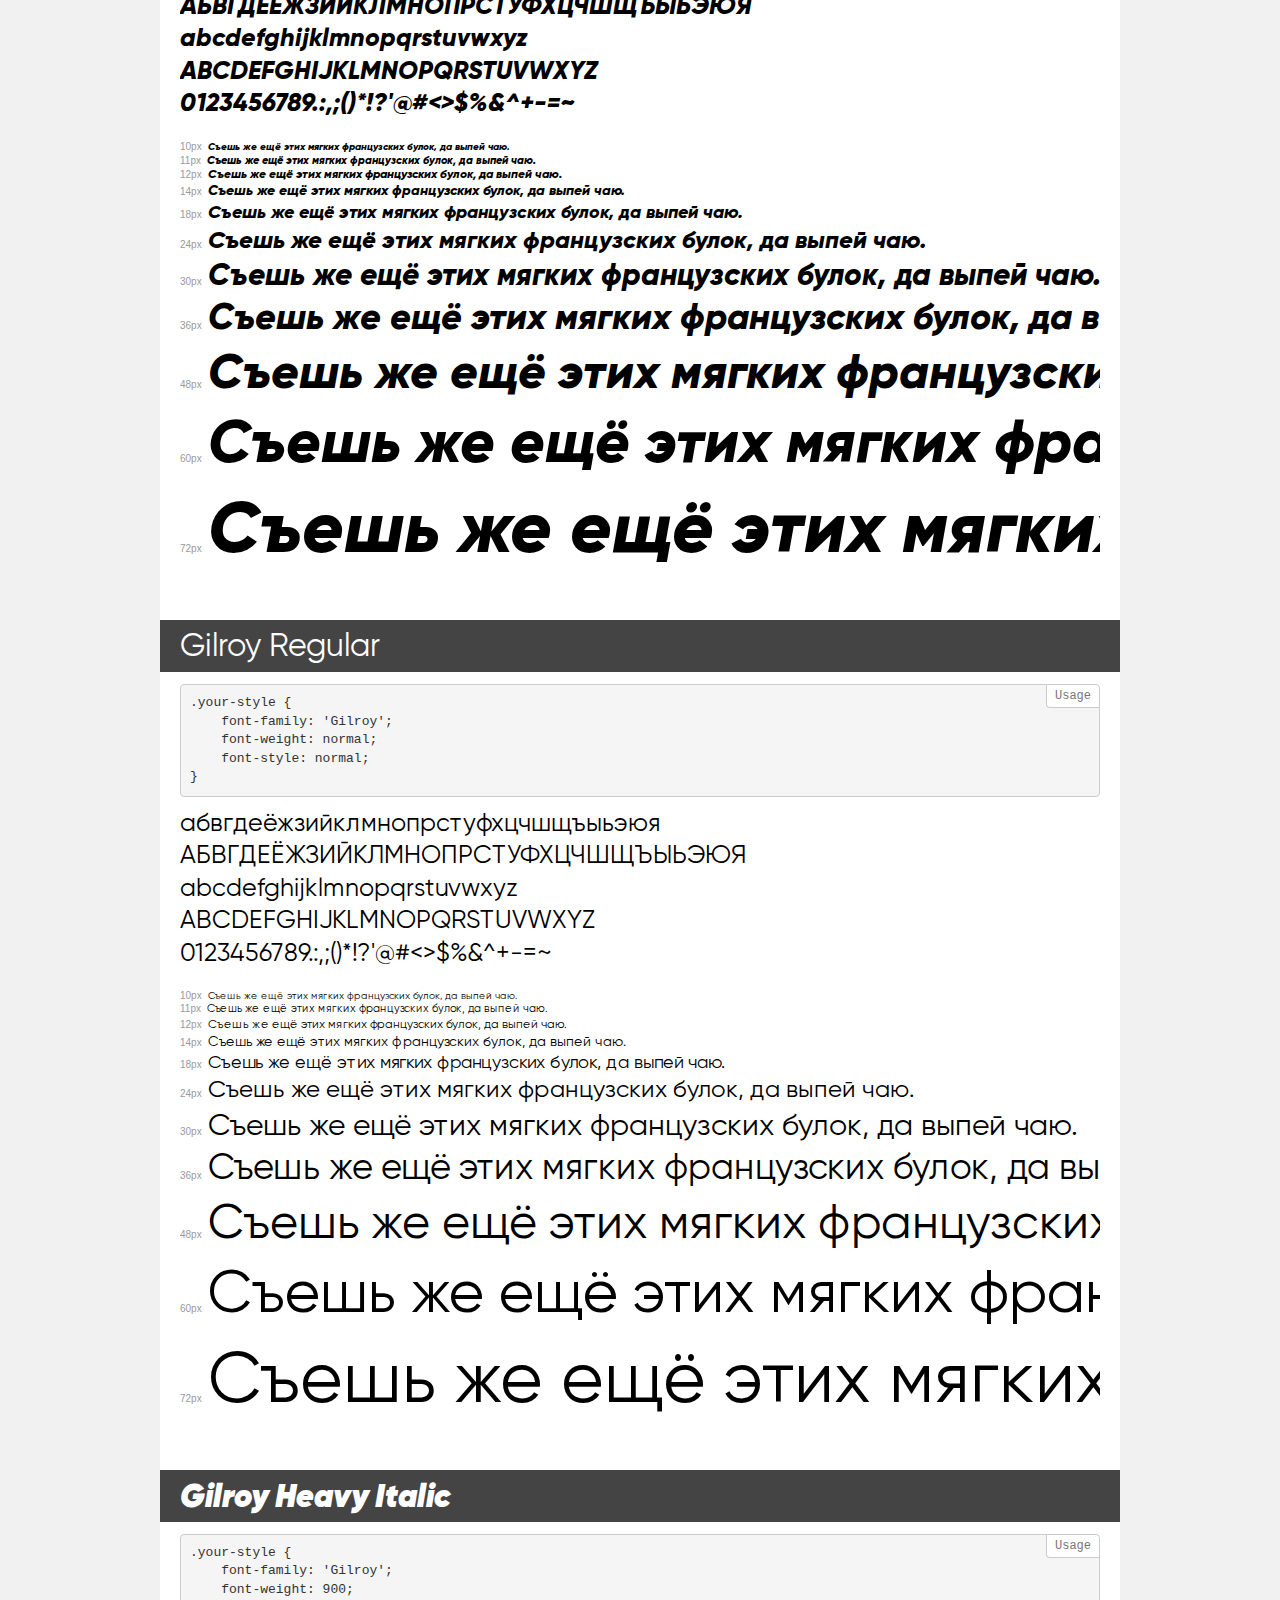
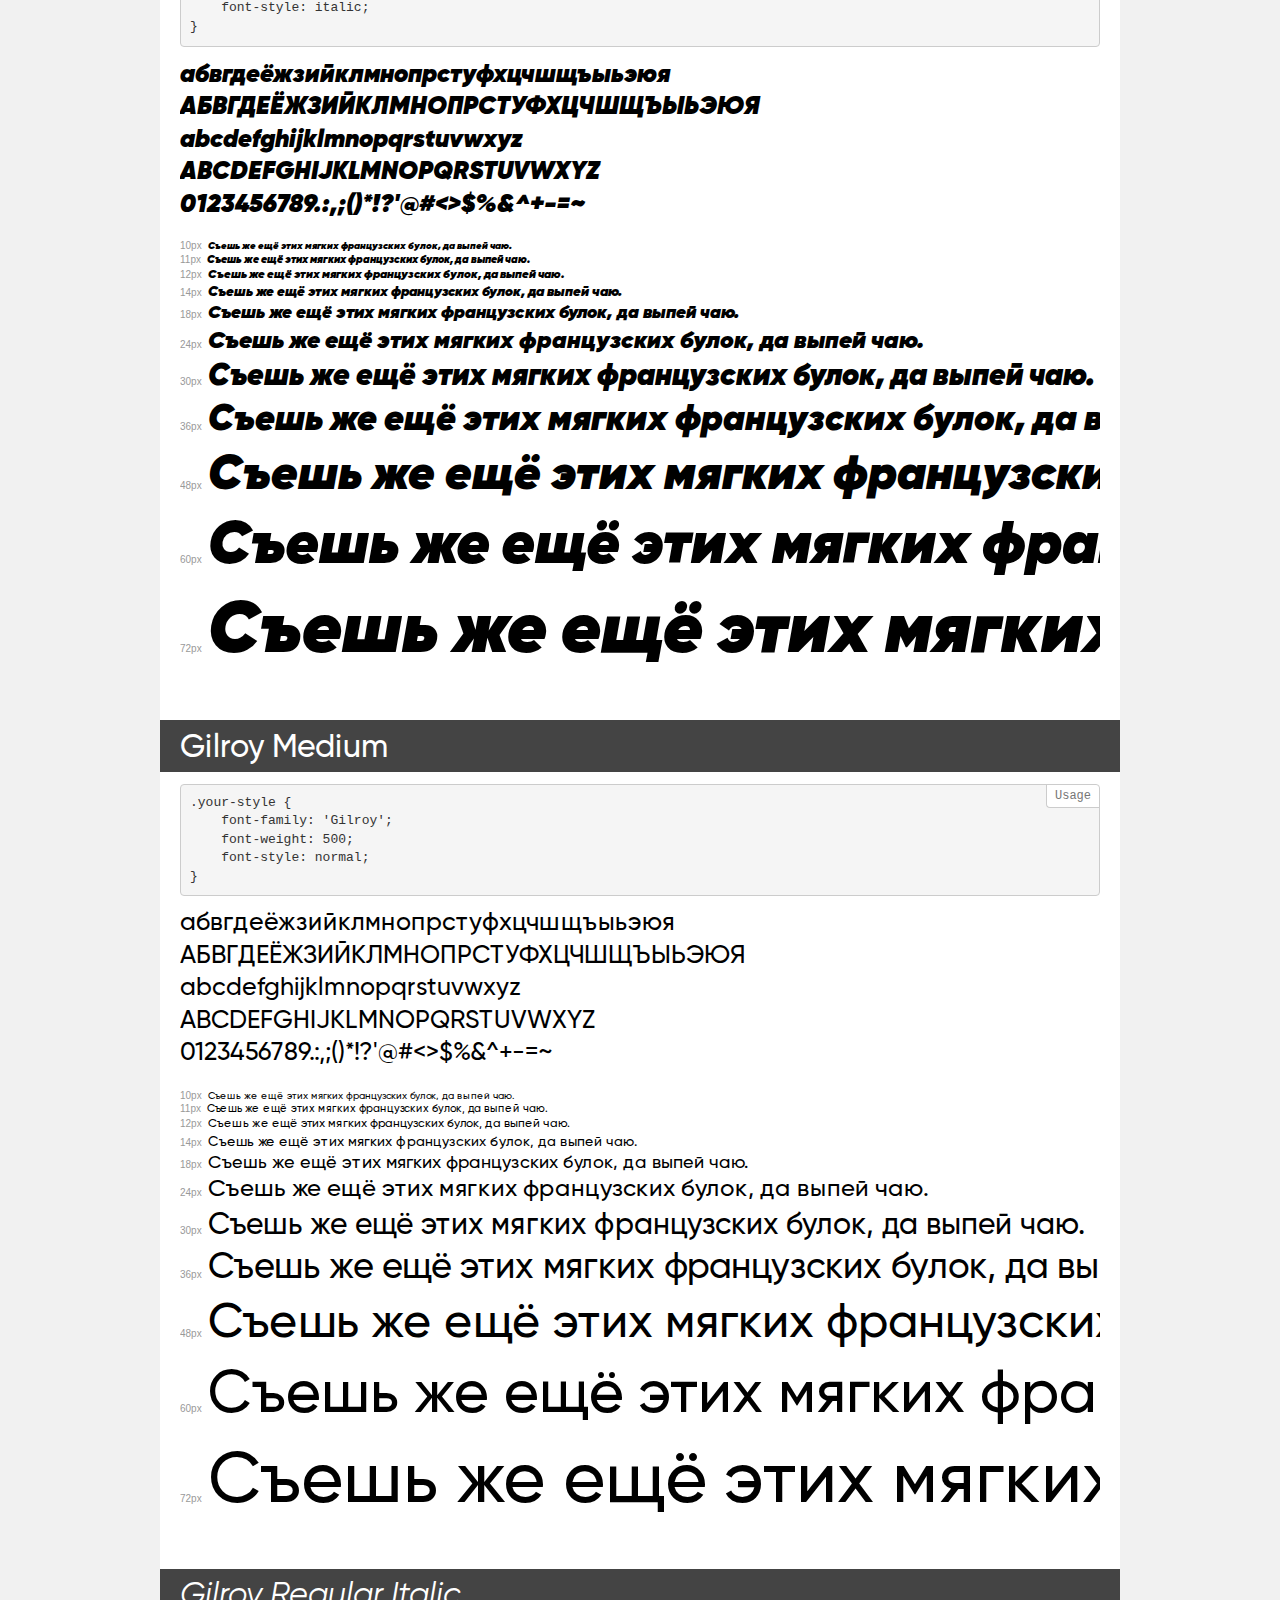
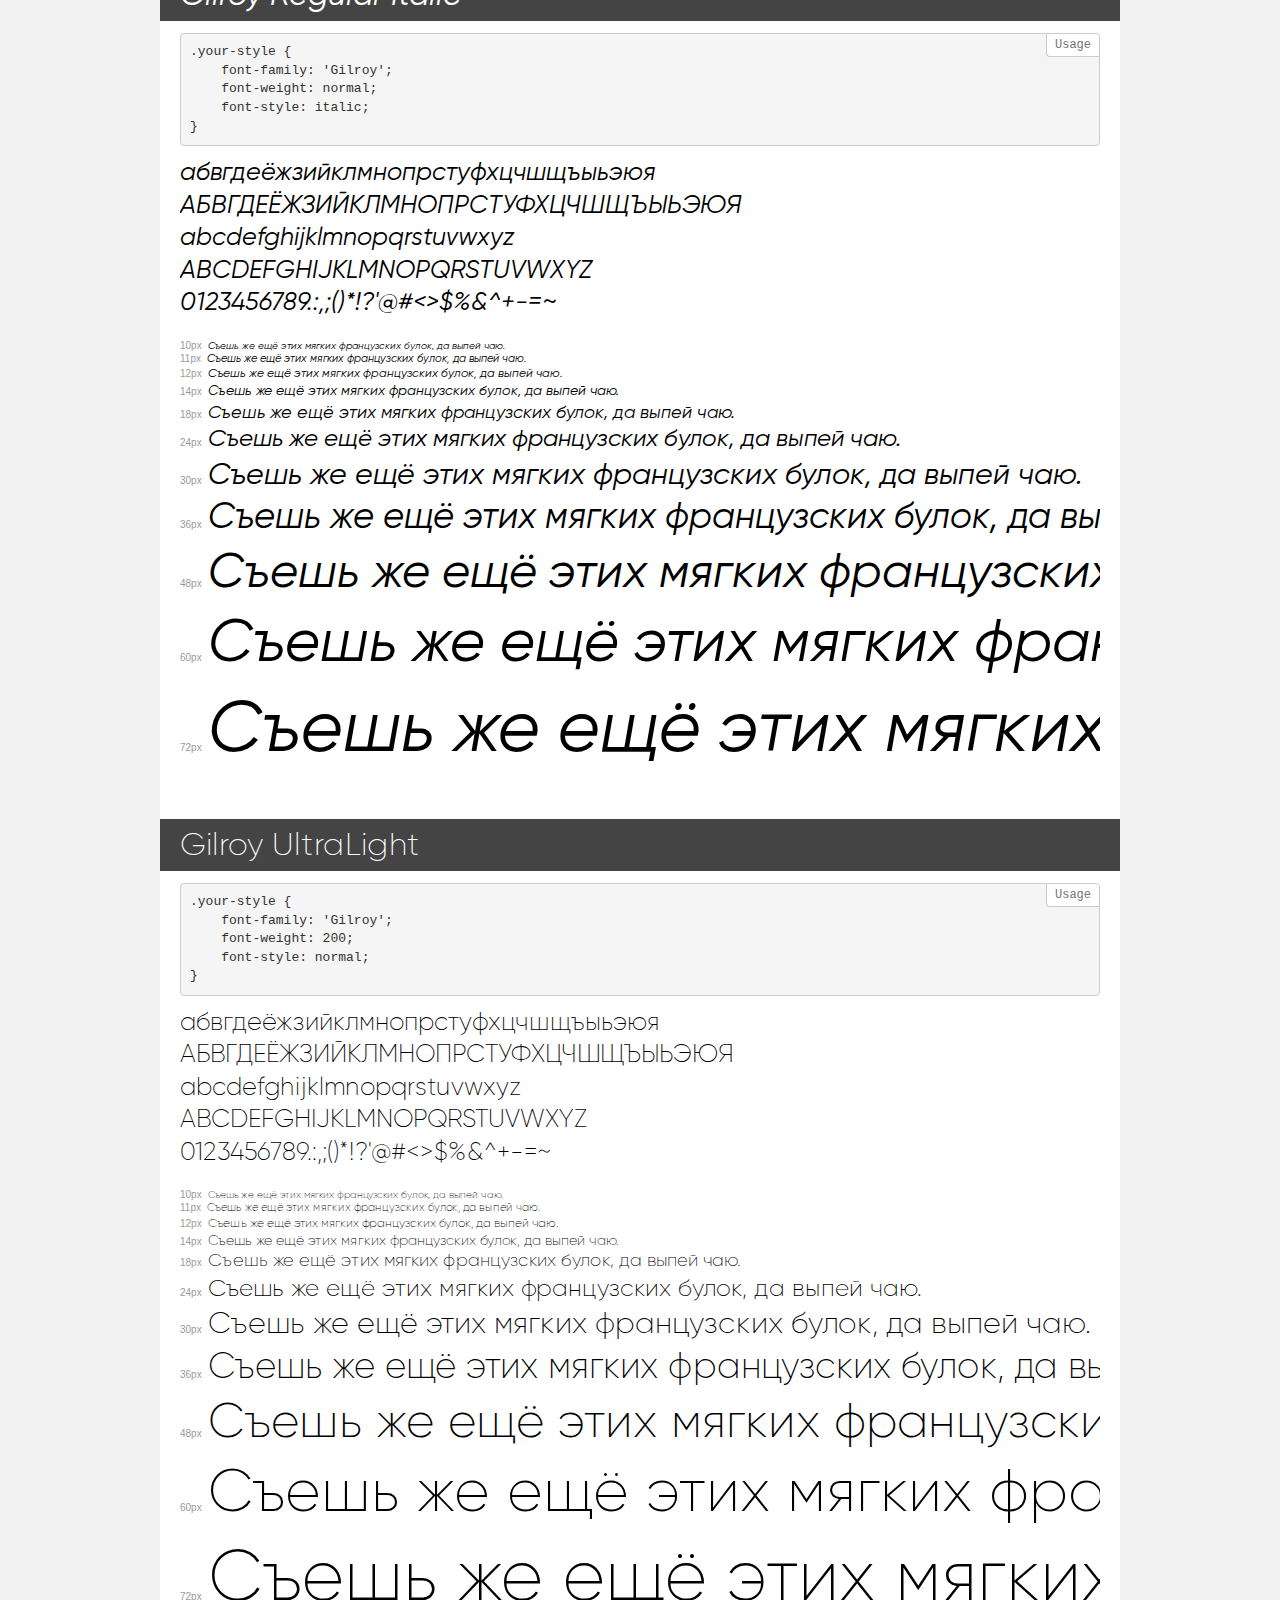
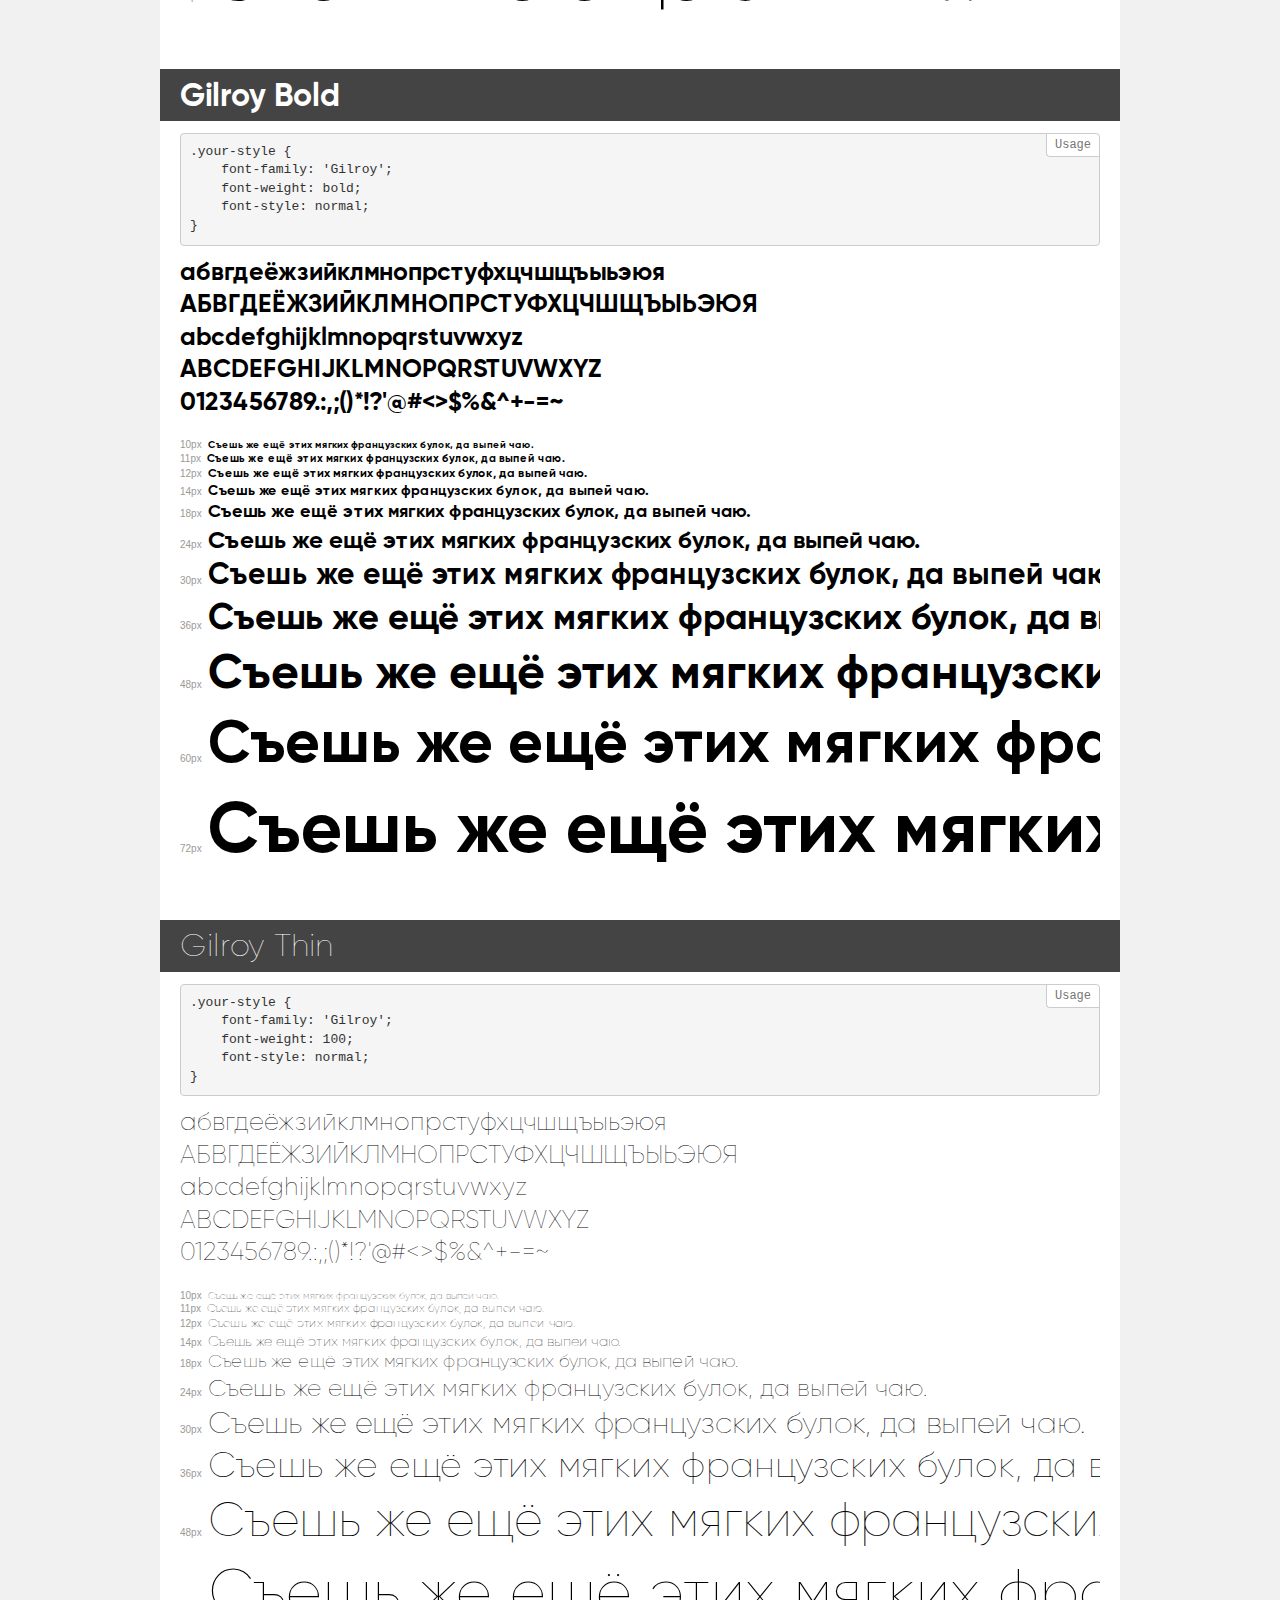
<file: Seminar3-5/fonts/Gilroy/demo.html>
<!DOCTYPE html>
<html>
<head>
    <meta charset="utf-8">
    <meta http-equiv="X-UA-Compatible" content="IE=edge">
    <meta name="viewport" content="width=device-width, initial-scale=1">
    <meta name="robots" content="noindex, noarchive">
    <meta name="format-detection" content="telephone=no">
    <title>Transfonter demo</title>
    <link href="stylesheet.css" rel="stylesheet">
    <style>
        /*
        http://meyerweb.com/eric/tools/css/reset/
        v2.0 | 20110126
        License: none (public domain)
        */
        html, body, div, span, applet, object, iframe,
        h1, h2, h3, h4, h5, h6, p, blockquote, pre,
        a, abbr, acronym, address, big, cite, code,
        del, dfn, em, img, ins, kbd, q, s, samp,
        small, strike, strong, sub, sup, tt, var,
        b, u, i, center,
        dl, dt, dd, ol, ul, li,
        fieldset, form, label, legend,
        table, caption, tbody, tfoot, thead, tr, th, td,
        article, aside, canvas, details, embed,
        figure, figcaption, footer, header, hgroup,
        menu, nav, output, ruby, section, summary,
        time, mark, audio, video {
            margin: 0;
            padding: 0;
            border: 0;
            font-size: 100%;
            font: inherit;
            vertical-align: baseline;
        }
        /* HTML5 display-role reset for older browsers */
        article, aside, details, figcaption, figure,
        footer, header, hgroup, menu, nav, section {
            display: block;
        }
        body {
            line-height: 1;
        }
        ol, ul {
            list-style: none;
        }
        blockquote, q {
            quotes: none;
        }
        blockquote:before, blockquote:after,
        q:before, q:after {
            content: '';
            content: none;
        }
        table {
            border-collapse: collapse;
            border-spacing: 0;
        }
        /* common styles */
        body {
            background: #f1f1f1;
            color: #000;
        }
        .page {
            background: #fff;
            width: 920px;
            margin: 0 auto;
            padding: 20px 20px 0 20px;
            overflow: hidden;
        }
        .font-container {
            overflow-x: auto;
            overflow-y: hidden;
            margin-bottom: 40px;
            line-height: 1.3;
            white-space: nowrap;
            padding-bottom: 5px;
        }
        h1 {
            position: relative;
            background: #444;
            font-size: 32px;
            color: #fff;
            padding: 10px 20px;
            margin: 0 -20px 12px -20px;
        }
        .letters {
            font-size: 25px;
            margin-bottom: 20px;
        }
        .s10:before {
            content: '10px';
        }
        .s11:before {
            content: '11px';
        }
        .s12:before {
            content: '12px';
        }
        .s14:before {
            content: '14px';
        }
        .s18:before {
            content: '18px';
        }
        .s24:before {
            content: '24px';
        }
        .s30:before {
            content: '30px';
        }
        .s36:before {
            content: '36px';
        }
        .s48:before {
            content: '48px';
        }
        .s60:before {
            content: '60px';
        }
        .s72:before {
            content: '72px';
        }
        .s10:before, .s11:before, .s12:before, .s14:before,
        .s18:before, .s24:before, .s30:before, .s36:before,
        .s48:before, .s60:before, .s72:before {
            font-family: Arial, sans-serif;
            font-size: 10px;
            font-weight: normal;
            font-style: normal;
            color: #999;
            padding-right: 6px;
        }
        pre {
            display: block;
            position: relative;
            padding: 9px;
            margin: 0 0 10px;
            font-family: Monaco, Menlo, Consolas, "Courier New", monospace !important;
            font-size: 13px;
            line-height: 1.428571429;
            color: #333;
            font-weight: normal !important;
            font-style: normal !important;
            background-color: #f5f5f5;
            border: 1px solid #ccc;
            overflow-x: auto;
            border-radius: 4px;
        }
        pre:after {
            display: block;
            position: absolute;
            right: 0;
            top: 0;
            content: 'Usage';
            line-height: 1;
            padding: 5px 8px;
            font-size: 12px;
            color: #767676;
            background-color: #fff;
            border: 1px solid #ccc;
            border-right: none;
            border-top: none;
            border-radius: 0 4px 0 4px;
            z-index: 10;
        }
        /* responsive */
        @media (max-width: 959px) {
            .page {
                width: auto;
                margin: 0;
            }
        }
    </style>
</head>
<body>
<div class="page">
    <div class="demo" style="font-family: 'Gilroy'; font-weight: 800; font-style: normal;">
        <h1>Gilroy ExtraBold</h1>
        <pre>.your-style {
    font-family: 'Gilroy';
    font-weight: 800;
    font-style: normal;
}</pre>
        <div class="font-container">
            <p class="letters">
                абвгдеёжзийклмнопрстуфхцчшщъыьэюя<br>
АБВГДЕЁЖЗИЙКЛМНОПРСТУФХЦЧШЩЪЫЬЭЮЯ<br>
abcdefghijklmnopqrstuvwxyz<br>
ABCDEFGHIJKLMNOPQRSTUVWXYZ<br>
                0123456789.:,;()*!?'@#<>$%&^+-=~
            </p>
            <p class="s10" style="font-size: 10px;">Съешь же ещё этих мягких французских булок, да выпей чаю.</p>
            <p class="s11" style="font-size: 11px;">Съешь же ещё этих мягких французских булок, да выпей чаю.</p>
            <p class="s12" style="font-size: 12px;">Съешь же ещё этих мягких французских булок, да выпей чаю.</p>
            <p class="s14" style="font-size: 14px;">Съешь же ещё этих мягких французских булок, да выпей чаю.</p>
            <p class="s18" style="font-size: 18px;">Съешь же ещё этих мягких французских булок, да выпей чаю.</p>
            <p class="s24" style="font-size: 24px;">Съешь же ещё этих мягких французских булок, да выпей чаю.</p>
            <p class="s30" style="font-size: 30px;">Съешь же ещё этих мягких французских булок, да выпей чаю.</p>
            <p class="s36" style="font-size: 36px;">Съешь же ещё этих мягких французских булок, да выпей чаю.</p>
            <p class="s48" style="font-size: 48px;">Съешь же ещё этих мягких французских булок, да выпей чаю.</p>
            <p class="s60" style="font-size: 60px;">Съешь же ещё этих мягких французских булок, да выпей чаю.</p>
            <p class="s72" style="font-size: 72px;">Съешь же ещё этих мягких французских булок, да выпей чаю.</p>
        </div>
    </div>
    <div class="demo" style="font-family: 'Gilroy'; font-weight: 900; font-style: normal;">
        <h1>Gilroy Heavy</h1>
        <pre>.your-style {
    font-family: 'Gilroy';
    font-weight: 900;
    font-style: normal;
}</pre>
        <div class="font-container">
            <p class="letters">
                абвгдеёжзийклмнопрстуфхцчшщъыьэюя<br>
АБВГДЕЁЖЗИЙКЛМНОПРСТУФХЦЧШЩЪЫЬЭЮЯ<br>
abcdefghijklmnopqrstuvwxyz<br>
ABCDEFGHIJKLMNOPQRSTUVWXYZ<br>
                0123456789.:,;()*!?'@#<>$%&^+-=~
            </p>
            <p class="s10" style="font-size: 10px;">Съешь же ещё этих мягких французских булок, да выпей чаю.</p>
            <p class="s11" style="font-size: 11px;">Съешь же ещё этих мягких французских булок, да выпей чаю.</p>
            <p class="s12" style="font-size: 12px;">Съешь же ещё этих мягких французских булок, да выпей чаю.</p>
            <p class="s14" style="font-size: 14px;">Съешь же ещё этих мягких французских булок, да выпей чаю.</p>
            <p class="s18" style="font-size: 18px;">Съешь же ещё этих мягких французских булок, да выпей чаю.</p>
            <p class="s24" style="font-size: 24px;">Съешь же ещё этих мягких французских булок, да выпей чаю.</p>
            <p class="s30" style="font-size: 30px;">Съешь же ещё этих мягких французских булок, да выпей чаю.</p>
            <p class="s36" style="font-size: 36px;">Съешь же ещё этих мягких французских булок, да выпей чаю.</p>
            <p class="s48" style="font-size: 48px;">Съешь же ещё этих мягких французских булок, да выпей чаю.</p>
            <p class="s60" style="font-size: 60px;">Съешь же ещё этих мягких французских булок, да выпей чаю.</p>
            <p class="s72" style="font-size: 72px;">Съешь же ещё этих мягких французских булок, да выпей чаю.</p>
        </div>
    </div>
    <div class="demo" style="font-family: 'Gilroy'; font-weight: 300; font-style: italic;">
        <h1>Gilroy Light Italic</h1>
        <pre>.your-style {
    font-family: 'Gilroy';
    font-weight: 300;
    font-style: italic;
}</pre>
        <div class="font-container">
            <p class="letters">
                абвгдеёжзийклмнопрстуфхцчшщъыьэюя<br>
АБВГДЕЁЖЗИЙКЛМНОПРСТУФХЦЧШЩЪЫЬЭЮЯ<br>
abcdefghijklmnopqrstuvwxyz<br>
ABCDEFGHIJKLMNOPQRSTUVWXYZ<br>
                0123456789.:,;()*!?'@#<>$%&^+-=~
            </p>
            <p class="s10" style="font-size: 10px;">Съешь же ещё этих мягких французских булок, да выпей чаю.</p>
            <p class="s11" style="font-size: 11px;">Съешь же ещё этих мягких французских булок, да выпей чаю.</p>
            <p class="s12" style="font-size: 12px;">Съешь же ещё этих мягких французских булок, да выпей чаю.</p>
            <p class="s14" style="font-size: 14px;">Съешь же ещё этих мягких французских булок, да выпей чаю.</p>
            <p class="s18" style="font-size: 18px;">Съешь же ещё этих мягких французских булок, да выпей чаю.</p>
            <p class="s24" style="font-size: 24px;">Съешь же ещё этих мягких французских булок, да выпей чаю.</p>
            <p class="s30" style="font-size: 30px;">Съешь же ещё этих мягких французских булок, да выпей чаю.</p>
            <p class="s36" style="font-size: 36px;">Съешь же ещё этих мягких французских булок, да выпей чаю.</p>
            <p class="s48" style="font-size: 48px;">Съешь же ещё этих мягких французских булок, да выпей чаю.</p>
            <p class="s60" style="font-size: 60px;">Съешь же ещё этих мягких французских булок, да выпей чаю.</p>
            <p class="s72" style="font-size: 72px;">Съешь же ещё этих мягких французских булок, да выпей чаю.</p>
        </div>
    </div>
    <div class="demo" style="font-family: 'Gilroy'; font-weight: 100; font-style: italic;">
        <h1>Gilroy Thin Italic</h1>
        <pre>.your-style {
    font-family: 'Gilroy';
    font-weight: 100;
    font-style: italic;
}</pre>
        <div class="font-container">
            <p class="letters">
                абвгдеёжзийклмнопрстуфхцчшщъыьэюя<br>
АБВГДЕЁЖЗИЙКЛМНОПРСТУФХЦЧШЩЪЫЬЭЮЯ<br>
abcdefghijklmnopqrstuvwxyz<br>
ABCDEFGHIJKLMNOPQRSTUVWXYZ<br>
                0123456789.:,;()*!?'@#<>$%&^+-=~
            </p>
            <p class="s10" style="font-size: 10px;">Съешь же ещё этих мягких французских булок, да выпей чаю.</p>
            <p class="s11" style="font-size: 11px;">Съешь же ещё этих мягких французских булок, да выпей чаю.</p>
            <p class="s12" style="font-size: 12px;">Съешь же ещё этих мягких французских булок, да выпей чаю.</p>
            <p class="s14" style="font-size: 14px;">Съешь же ещё этих мягких французских булок, да выпей чаю.</p>
            <p class="s18" style="font-size: 18px;">Съешь же ещё этих мягких французских булок, да выпей чаю.</p>
            <p class="s24" style="font-size: 24px;">Съешь же ещё этих мягких французских булок, да выпей чаю.</p>
            <p class="s30" style="font-size: 30px;">Съешь же ещё этих мягких французских булок, да выпей чаю.</p>
            <p class="s36" style="font-size: 36px;">Съешь же ещё этих мягких французских булок, да выпей чаю.</p>
            <p class="s48" style="font-size: 48px;">Съешь же ещё этих мягких французских булок, да выпей чаю.</p>
            <p class="s60" style="font-size: 60px;">Съешь же ещё этих мягких французских булок, да выпей чаю.</p>
            <p class="s72" style="font-size: 72px;">Съешь же ещё этих мягких французских булок, да выпей чаю.</p>
        </div>
    </div>
    <div class="demo" style="font-family: 'Gilroy'; font-weight: 900; font-style: italic;">
        <h1>Gilroy Black Italic</h1>
        <pre>.your-style {
    font-family: 'Gilroy';
    font-weight: 900;
    font-style: italic;
}</pre>
        <div class="font-container">
            <p class="letters">
                абвгдеёжзийклмнопрстуфхцчшщъыьэюя<br>
АБВГДЕЁЖЗИЙКЛМНОПРСТУФХЦЧШЩЪЫЬЭЮЯ<br>
abcdefghijklmnopqrstuvwxyz<br>
ABCDEFGHIJKLMNOPQRSTUVWXYZ<br>
                0123456789.:,;()*!?'@#<>$%&^+-=~
            </p>
            <p class="s10" style="font-size: 10px;">Съешь же ещё этих мягких французских булок, да выпей чаю.</p>
            <p class="s11" style="font-size: 11px;">Съешь же ещё этих мягких французских булок, да выпей чаю.</p>
            <p class="s12" style="font-size: 12px;">Съешь же ещё этих мягких французских булок, да выпей чаю.</p>
            <p class="s14" style="font-size: 14px;">Съешь же ещё этих мягких французских булок, да выпей чаю.</p>
            <p class="s18" style="font-size: 18px;">Съешь же ещё этих мягких французских булок, да выпей чаю.</p>
            <p class="s24" style="font-size: 24px;">Съешь же ещё этих мягких французских булок, да выпей чаю.</p>
            <p class="s30" style="font-size: 30px;">Съешь же ещё этих мягких французских булок, да выпей чаю.</p>
            <p class="s36" style="font-size: 36px;">Съешь же ещё этих мягких французских булок, да выпей чаю.</p>
            <p class="s48" style="font-size: 48px;">Съешь же ещё этих мягких французских булок, да выпей чаю.</p>
            <p class="s60" style="font-size: 60px;">Съешь же ещё этих мягких французских булок, да выпей чаю.</p>
            <p class="s72" style="font-size: 72px;">Съешь же ещё этих мягких французских булок, да выпей чаю.</p>
        </div>
    </div>
    <div class="demo" style="font-family: 'Gilroy'; font-weight: bold; font-style: italic;">
        <h1>Gilroy Bold Italic</h1>
        <pre>.your-style {
    font-family: 'Gilroy';
    font-weight: bold;
    font-style: italic;
}</pre>
        <div class="font-container">
            <p class="letters">
                абвгдеёжзийклмнопрстуфхцчшщъыьэюя<br>
АБВГДЕЁЖЗИЙКЛМНОПРСТУФХЦЧШЩЪЫЬЭЮЯ<br>
abcdefghijklmnopqrstuvwxyz<br>
ABCDEFGHIJKLMNOPQRSTUVWXYZ<br>
                0123456789.:,;()*!?'@#<>$%&^+-=~
            </p>
            <p class="s10" style="font-size: 10px;">Съешь же ещё этих мягких французских булок, да выпей чаю.</p>
            <p class="s11" style="font-size: 11px;">Съешь же ещё этих мягких французских булок, да выпей чаю.</p>
            <p class="s12" style="font-size: 12px;">Съешь же ещё этих мягких французских булок, да выпей чаю.</p>
            <p class="s14" style="font-size: 14px;">Съешь же ещё этих мягких французских булок, да выпей чаю.</p>
            <p class="s18" style="font-size: 18px;">Съешь же ещё этих мягких французских булок, да выпей чаю.</p>
            <p class="s24" style="font-size: 24px;">Съешь же ещё этих мягких французских булок, да выпей чаю.</p>
            <p class="s30" style="font-size: 30px;">Съешь же ещё этих мягких французских булок, да выпей чаю.</p>
            <p class="s36" style="font-size: 36px;">Съешь же ещё этих мягких французских булок, да выпей чаю.</p>
            <p class="s48" style="font-size: 48px;">Съешь же ещё этих мягких французских булок, да выпей чаю.</p>
            <p class="s60" style="font-size: 60px;">Съешь же ещё этих мягких французских булок, да выпей чаю.</p>
            <p class="s72" style="font-size: 72px;">Съешь же ещё этих мягких французских булок, да выпей чаю.</p>
        </div>
    </div>
    <div class="demo" style="font-family: 'Gilroy'; font-weight: 600; font-style: normal;">
        <h1>Gilroy SemiBold</h1>
        <pre>.your-style {
    font-family: 'Gilroy';
    font-weight: 600;
    font-style: normal;
}</pre>
        <div class="font-container">
            <p class="letters">
                абвгдеёжзийклмнопрстуфхцчшщъыьэюя<br>
АБВГДЕЁЖЗИЙКЛМНОПРСТУФХЦЧШЩЪЫЬЭЮЯ<br>
abcdefghijklmnopqrstuvwxyz<br>
ABCDEFGHIJKLMNOPQRSTUVWXYZ<br>
                0123456789.:,;()*!?'@#<>$%&^+-=~
            </p>
            <p class="s10" style="font-size: 10px;">Съешь же ещё этих мягких французских булок, да выпей чаю.</p>
            <p class="s11" style="font-size: 11px;">Съешь же ещё этих мягких французских булок, да выпей чаю.</p>
            <p class="s12" style="font-size: 12px;">Съешь же ещё этих мягких французских булок, да выпей чаю.</p>
            <p class="s14" style="font-size: 14px;">Съешь же ещё этих мягких французских булок, да выпей чаю.</p>
            <p class="s18" style="font-size: 18px;">Съешь же ещё этих мягких французских булок, да выпей чаю.</p>
            <p class="s24" style="font-size: 24px;">Съешь же ещё этих мягких французских булок, да выпей чаю.</p>
            <p class="s30" style="font-size: 30px;">Съешь же ещё этих мягких французских булок, да выпей чаю.</p>
            <p class="s36" style="font-size: 36px;">Съешь же ещё этих мягких французских булок, да выпей чаю.</p>
            <p class="s48" style="font-size: 48px;">Съешь же ещё этих мягких французских булок, да выпей чаю.</p>
            <p class="s60" style="font-size: 60px;">Съешь же ещё этих мягких французских булок, да выпей чаю.</p>
            <p class="s72" style="font-size: 72px;">Съешь же ещё этих мягких французских булок, да выпей чаю.</p>
        </div>
    </div>
    <div class="demo" style="font-family: 'Gilroy'; font-weight: 200; font-style: italic;">
        <h1>Gilroy UltraLight Italic</h1>
        <pre>.your-style {
    font-family: 'Gilroy';
    font-weight: 200;
    font-style: italic;
}</pre>
        <div class="font-container">
            <p class="letters">
                абвгдеёжзийклмнопрстуфхцчшщъыьэюя<br>
АБВГДЕЁЖЗИЙКЛМНОПРСТУФХЦЧШЩЪЫЬЭЮЯ<br>
abcdefghijklmnopqrstuvwxyz<br>
ABCDEFGHIJKLMNOPQRSTUVWXYZ<br>
                0123456789.:,;()*!?'@#<>$%&^+-=~
            </p>
            <p class="s10" style="font-size: 10px;">Съешь же ещё этих мягких французских булок, да выпей чаю.</p>
            <p class="s11" style="font-size: 11px;">Съешь же ещё этих мягких французских булок, да выпей чаю.</p>
            <p class="s12" style="font-size: 12px;">Съешь же ещё этих мягких французских булок, да выпей чаю.</p>
            <p class="s14" style="font-size: 14px;">Съешь же ещё этих мягких французских булок, да выпей чаю.</p>
            <p class="s18" style="font-size: 18px;">Съешь же ещё этих мягких французских булок, да выпей чаю.</p>
            <p class="s24" style="font-size: 24px;">Съешь же ещё этих мягких французских булок, да выпей чаю.</p>
            <p class="s30" style="font-size: 30px;">Съешь же ещё этих мягких французских булок, да выпей чаю.</p>
            <p class="s36" style="font-size: 36px;">Съешь же ещё этих мягких французских булок, да выпей чаю.</p>
            <p class="s48" style="font-size: 48px;">Съешь же ещё этих мягких французских булок, да выпей чаю.</p>
            <p class="s60" style="font-size: 60px;">Съешь же ещё этих мягких французских булок, да выпей чаю.</p>
            <p class="s72" style="font-size: 72px;">Съешь же ещё этих мягких французских булок, да выпей чаю.</p>
        </div>
    </div>
    <div class="demo" style="font-family: 'Gilroy'; font-weight: 600; font-style: italic;">
        <h1>Gilroy SemiBold Italic</h1>
        <pre>.your-style {
    font-family: 'Gilroy';
    font-weight: 600;
    font-style: italic;
}</pre>
        <div class="font-container">
            <p class="letters">
                абвгдеёжзийклмнопрстуфхцчшщъыьэюя<br>
АБВГДЕЁЖЗИЙКЛМНОПРСТУФХЦЧШЩЪЫЬЭЮЯ<br>
abcdefghijklmnopqrstuvwxyz<br>
ABCDEFGHIJKLMNOPQRSTUVWXYZ<br>
                0123456789.:,;()*!?'@#<>$%&^+-=~
            </p>
            <p class="s10" style="font-size: 10px;">Съешь же ещё этих мягких французских булок, да выпей чаю.</p>
            <p class="s11" style="font-size: 11px;">Съешь же ещё этих мягких французских булок, да выпей чаю.</p>
            <p class="s12" style="font-size: 12px;">Съешь же ещё этих мягких французских булок, да выпей чаю.</p>
            <p class="s14" style="font-size: 14px;">Съешь же ещё этих мягких французских булок, да выпей чаю.</p>
            <p class="s18" style="font-size: 18px;">Съешь же ещё этих мягких французских булок, да выпей чаю.</p>
            <p class="s24" style="font-size: 24px;">Съешь же ещё этих мягких французских булок, да выпей чаю.</p>
            <p class="s30" style="font-size: 30px;">Съешь же ещё этих мягких французских булок, да выпей чаю.</p>
            <p class="s36" style="font-size: 36px;">Съешь же ещё этих мягких французских булок, да выпей чаю.</p>
            <p class="s48" style="font-size: 48px;">Съешь же ещё этих мягких французских булок, да выпей чаю.</p>
            <p class="s60" style="font-size: 60px;">Съешь же ещё этих мягких французских булок, да выпей чаю.</p>
            <p class="s72" style="font-size: 72px;">Съешь же ещё этих мягких французских булок, да выпей чаю.</p>
        </div>
    </div>
    <div class="demo" style="font-family: 'Gilroy'; font-weight: 300; font-style: normal;">
        <h1>Gilroy Light</h1>
        <pre>.your-style {
    font-family: 'Gilroy';
    font-weight: 300;
    font-style: normal;
}</pre>
        <div class="font-container">
            <p class="letters">
                абвгдеёжзийклмнопрстуфхцчшщъыьэюя<br>
АБВГДЕЁЖЗИЙКЛМНОПРСТУФХЦЧШЩЪЫЬЭЮЯ<br>
abcdefghijklmnopqrstuvwxyz<br>
ABCDEFGHIJKLMNOPQRSTUVWXYZ<br>
                0123456789.:,;()*!?'@#<>$%&^+-=~
            </p>
            <p class="s10" style="font-size: 10px;">Съешь же ещё этих мягких французских булок, да выпей чаю.</p>
            <p class="s11" style="font-size: 11px;">Съешь же ещё этих мягких французских булок, да выпей чаю.</p>
            <p class="s12" style="font-size: 12px;">Съешь же ещё этих мягких французских булок, да выпей чаю.</p>
            <p class="s14" style="font-size: 14px;">Съешь же ещё этих мягких французских булок, да выпей чаю.</p>
            <p class="s18" style="font-size: 18px;">Съешь же ещё этих мягких французских булок, да выпей чаю.</p>
            <p class="s24" style="font-size: 24px;">Съешь же ещё этих мягких французских булок, да выпей чаю.</p>
            <p class="s30" style="font-size: 30px;">Съешь же ещё этих мягких французских булок, да выпей чаю.</p>
            <p class="s36" style="font-size: 36px;">Съешь же ещё этих мягких французских булок, да выпей чаю.</p>
            <p class="s48" style="font-size: 48px;">Съешь же ещё этих мягких французских булок, да выпей чаю.</p>
            <p class="s60" style="font-size: 60px;">Съешь же ещё этих мягких французских булок, да выпей чаю.</p>
            <p class="s72" style="font-size: 72px;">Съешь же ещё этих мягких французских булок, да выпей чаю.</p>
        </div>
    </div>
    <div class="demo" style="font-family: 'Gilroy'; font-weight: 500; font-style: italic;">
        <h1>Gilroy Medium Italic</h1>
        <pre>.your-style {
    font-family: 'Gilroy';
    font-weight: 500;
    font-style: italic;
}</pre>
        <div class="font-container">
            <p class="letters">
                абвгдеёжзийклмнопрстуфхцчшщъыьэюя<br>
АБВГДЕЁЖЗИЙКЛМНОПРСТУФХЦЧШЩЪЫЬЭЮЯ<br>
abcdefghijklmnopqrstuvwxyz<br>
ABCDEFGHIJKLMNOPQRSTUVWXYZ<br>
                0123456789.:,;()*!?'@#<>$%&^+-=~
            </p>
            <p class="s10" style="font-size: 10px;">Съешь же ещё этих мягких французских булок, да выпей чаю.</p>
            <p class="s11" style="font-size: 11px;">Съешь же ещё этих мягких французских булок, да выпей чаю.</p>
            <p class="s12" style="font-size: 12px;">Съешь же ещё этих мягких французских булок, да выпей чаю.</p>
            <p class="s14" style="font-size: 14px;">Съешь же ещё этих мягких французских булок, да выпей чаю.</p>
            <p class="s18" style="font-size: 18px;">Съешь же ещё этих мягких французских булок, да выпей чаю.</p>
            <p class="s24" style="font-size: 24px;">Съешь же ещё этих мягких французских булок, да выпей чаю.</p>
            <p class="s30" style="font-size: 30px;">Съешь же ещё этих мягких французских булок, да выпей чаю.</p>
            <p class="s36" style="font-size: 36px;">Съешь же ещё этих мягких французских булок, да выпей чаю.</p>
            <p class="s48" style="font-size: 48px;">Съешь же ещё этих мягких французских булок, да выпей чаю.</p>
            <p class="s60" style="font-size: 60px;">Съешь же ещё этих мягких французских булок, да выпей чаю.</p>
            <p class="s72" style="font-size: 72px;">Съешь же ещё этих мягких французских булок, да выпей чаю.</p>
        </div>
    </div>
    <div class="demo" style="font-family: 'Gilroy'; font-weight: 800; font-style: italic;">
        <h1>Gilroy ExtraBold Italic</h1>
        <pre>.your-style {
    font-family: 'Gilroy';
    font-weight: 800;
    font-style: italic;
}</pre>
        <div class="font-container">
            <p class="letters">
                абвгдеёжзийклмнопрстуфхцчшщъыьэюя<br>
АБВГДЕЁЖЗИЙКЛМНОПРСТУФХЦЧШЩЪЫЬЭЮЯ<br>
abcdefghijklmnopqrstuvwxyz<br>
ABCDEFGHIJKLMNOPQRSTUVWXYZ<br>
                0123456789.:,;()*!?'@#<>$%&^+-=~
            </p>
            <p class="s10" style="font-size: 10px;">Съешь же ещё этих мягких французских булок, да выпей чаю.</p>
            <p class="s11" style="font-size: 11px;">Съешь же ещё этих мягких французских булок, да выпей чаю.</p>
            <p class="s12" style="font-size: 12px;">Съешь же ещё этих мягких французских булок, да выпей чаю.</p>
            <p class="s14" style="font-size: 14px;">Съешь же ещё этих мягких французских булок, да выпей чаю.</p>
            <p class="s18" style="font-size: 18px;">Съешь же ещё этих мягких французских булок, да выпей чаю.</p>
            <p class="s24" style="font-size: 24px;">Съешь же ещё этих мягких французских булок, да выпей чаю.</p>
            <p class="s30" style="font-size: 30px;">Съешь же ещё этих мягких французских булок, да выпей чаю.</p>
            <p class="s36" style="font-size: 36px;">Съешь же ещё этих мягких французских булок, да выпей чаю.</p>
            <p class="s48" style="font-size: 48px;">Съешь же ещё этих мягких французских булок, да выпей чаю.</p>
            <p class="s60" style="font-size: 60px;">Съешь же ещё этих мягких французских булок, да выпей чаю.</p>
            <p class="s72" style="font-size: 72px;">Съешь же ещё этих мягких французских булок, да выпей чаю.</p>
        </div>
    </div>
    <div class="demo" style="font-family: 'Gilroy'; font-weight: normal; font-style: normal;">
        <h1>Gilroy Regular</h1>
        <pre>.your-style {
    font-family: 'Gilroy';
    font-weight: normal;
    font-style: normal;
}</pre>
        <div class="font-container">
            <p class="letters">
                абвгдеёжзийклмнопрстуфхцчшщъыьэюя<br>
АБВГДЕЁЖЗИЙКЛМНОПРСТУФХЦЧШЩЪЫЬЭЮЯ<br>
abcdefghijklmnopqrstuvwxyz<br>
ABCDEFGHIJKLMNOPQRSTUVWXYZ<br>
                0123456789.:,;()*!?'@#<>$%&^+-=~
            </p>
            <p class="s10" style="font-size: 10px;">Съешь же ещё этих мягких французских булок, да выпей чаю.</p>
            <p class="s11" style="font-size: 11px;">Съешь же ещё этих мягких французских булок, да выпей чаю.</p>
            <p class="s12" style="font-size: 12px;">Съешь же ещё этих мягких французских булок, да выпей чаю.</p>
            <p class="s14" style="font-size: 14px;">Съешь же ещё этих мягких французских булок, да выпей чаю.</p>
            <p class="s18" style="font-size: 18px;">Съешь же ещё этих мягких французских булок, да выпей чаю.</p>
            <p class="s24" style="font-size: 24px;">Съешь же ещё этих мягких французских булок, да выпей чаю.</p>
            <p class="s30" style="font-size: 30px;">Съешь же ещё этих мягких французских булок, да выпей чаю.</p>
            <p class="s36" style="font-size: 36px;">Съешь же ещё этих мягких французских булок, да выпей чаю.</p>
            <p class="s48" style="font-size: 48px;">Съешь же ещё этих мягких французских булок, да выпей чаю.</p>
            <p class="s60" style="font-size: 60px;">Съешь же ещё этих мягких французских булок, да выпей чаю.</p>
            <p class="s72" style="font-size: 72px;">Съешь же ещё этих мягких французских булок, да выпей чаю.</p>
        </div>
    </div>
    <div class="demo" style="font-family: 'Gilroy'; font-weight: 900; font-style: italic;">
        <h1>Gilroy Heavy Italic</h1>
        <pre>.your-style {
    font-family: 'Gilroy';
    font-weight: 900;
    font-style: italic;
}</pre>
        <div class="font-container">
            <p class="letters">
                абвгдеёжзийклмнопрстуфхцчшщъыьэюя<br>
АБВГДЕЁЖЗИЙКЛМНОПРСТУФХЦЧШЩЪЫЬЭЮЯ<br>
abcdefghijklmnopqrstuvwxyz<br>
ABCDEFGHIJKLMNOPQRSTUVWXYZ<br>
                0123456789.:,;()*!?'@#<>$%&^+-=~
            </p>
            <p class="s10" style="font-size: 10px;">Съешь же ещё этих мягких французских булок, да выпей чаю.</p>
            <p class="s11" style="font-size: 11px;">Съешь же ещё этих мягких французских булок, да выпей чаю.</p>
            <p class="s12" style="font-size: 12px;">Съешь же ещё этих мягких французских булок, да выпей чаю.</p>
            <p class="s14" style="font-size: 14px;">Съешь же ещё этих мягких французских булок, да выпей чаю.</p>
            <p class="s18" style="font-size: 18px;">Съешь же ещё этих мягких французских булок, да выпей чаю.</p>
            <p class="s24" style="font-size: 24px;">Съешь же ещё этих мягких французских булок, да выпей чаю.</p>
            <p class="s30" style="font-size: 30px;">Съешь же ещё этих мягких французских булок, да выпей чаю.</p>
            <p class="s36" style="font-size: 36px;">Съешь же ещё этих мягких французских булок, да выпей чаю.</p>
            <p class="s48" style="font-size: 48px;">Съешь же ещё этих мягких французских булок, да выпей чаю.</p>
            <p class="s60" style="font-size: 60px;">Съешь же ещё этих мягких французских булок, да выпей чаю.</p>
            <p class="s72" style="font-size: 72px;">Съешь же ещё этих мягких французских булок, да выпей чаю.</p>
        </div>
    </div>
    <div class="demo" style="font-family: 'Gilroy'; font-weight: 500; font-style: normal;">
        <h1>Gilroy Medium</h1>
        <pre>.your-style {
    font-family: 'Gilroy';
    font-weight: 500;
    font-style: normal;
}</pre>
        <div class="font-container">
            <p class="letters">
                абвгдеёжзийклмнопрстуфхцчшщъыьэюя<br>
АБВГДЕЁЖЗИЙКЛМНОПРСТУФХЦЧШЩЪЫЬЭЮЯ<br>
abcdefghijklmnopqrstuvwxyz<br>
ABCDEFGHIJKLMNOPQRSTUVWXYZ<br>
                0123456789.:,;()*!?'@#<>$%&^+-=~
            </p>
            <p class="s10" style="font-size: 10px;">Съешь же ещё этих мягких французских булок, да выпей чаю.</p>
            <p class="s11" style="font-size: 11px;">Съешь же ещё этих мягких французских булок, да выпей чаю.</p>
            <p class="s12" style="font-size: 12px;">Съешь же ещё этих мягких французских булок, да выпей чаю.</p>
            <p class="s14" style="font-size: 14px;">Съешь же ещё этих мягких французских булок, да выпей чаю.</p>
            <p class="s18" style="font-size: 18px;">Съешь же ещё этих мягких французских булок, да выпей чаю.</p>
            <p class="s24" style="font-size: 24px;">Съешь же ещё этих мягких французских булок, да выпей чаю.</p>
            <p class="s30" style="font-size: 30px;">Съешь же ещё этих мягких французских булок, да выпей чаю.</p>
            <p class="s36" style="font-size: 36px;">Съешь же ещё этих мягких французских булок, да выпей чаю.</p>
            <p class="s48" style="font-size: 48px;">Съешь же ещё этих мягких французских булок, да выпей чаю.</p>
            <p class="s60" style="font-size: 60px;">Съешь же ещё этих мягких французских булок, да выпей чаю.</p>
            <p class="s72" style="font-size: 72px;">Съешь же ещё этих мягких французских булок, да выпей чаю.</p>
        </div>
    </div>
    <div class="demo" style="font-family: 'Gilroy'; font-weight: normal; font-style: italic;">
        <h1>Gilroy Regular Italic</h1>
        <pre>.your-style {
    font-family: 'Gilroy';
    font-weight: normal;
    font-style: italic;
}</pre>
        <div class="font-container">
            <p class="letters">
                абвгдеёжзийклмнопрстуфхцчшщъыьэюя<br>
АБВГДЕЁЖЗИЙКЛМНОПРСТУФХЦЧШЩЪЫЬЭЮЯ<br>
abcdefghijklmnopqrstuvwxyz<br>
ABCDEFGHIJKLMNOPQRSTUVWXYZ<br>
                0123456789.:,;()*!?'@#<>$%&^+-=~
            </p>
            <p class="s10" style="font-size: 10px;">Съешь же ещё этих мягких французских булок, да выпей чаю.</p>
            <p class="s11" style="font-size: 11px;">Съешь же ещё этих мягких французских булок, да выпей чаю.</p>
            <p class="s12" style="font-size: 12px;">Съешь же ещё этих мягких французских булок, да выпей чаю.</p>
            <p class="s14" style="font-size: 14px;">Съешь же ещё этих мягких французских булок, да выпей чаю.</p>
            <p class="s18" style="font-size: 18px;">Съешь же ещё этих мягких французских булок, да выпей чаю.</p>
            <p class="s24" style="font-size: 24px;">Съешь же ещё этих мягких французских булок, да выпей чаю.</p>
            <p class="s30" style="font-size: 30px;">Съешь же ещё этих мягких французских булок, да выпей чаю.</p>
            <p class="s36" style="font-size: 36px;">Съешь же ещё этих мягких французских булок, да выпей чаю.</p>
            <p class="s48" style="font-size: 48px;">Съешь же ещё этих мягких французских булок, да выпей чаю.</p>
            <p class="s60" style="font-size: 60px;">Съешь же ещё этих мягких французских булок, да выпей чаю.</p>
            <p class="s72" style="font-size: 72px;">Съешь же ещё этих мягких французских булок, да выпей чаю.</p>
        </div>
    </div>
    <div class="demo" style="font-family: 'Gilroy'; font-weight: 200; font-style: normal;">
        <h1>Gilroy UltraLight</h1>
        <pre>.your-style {
    font-family: 'Gilroy';
    font-weight: 200;
    font-style: normal;
}</pre>
        <div class="font-container">
            <p class="letters">
                абвгдеёжзийклмнопрстуфхцчшщъыьэюя<br>
АБВГДЕЁЖЗИЙКЛМНОПРСТУФХЦЧШЩЪЫЬЭЮЯ<br>
abcdefghijklmnopqrstuvwxyz<br>
ABCDEFGHIJKLMNOPQRSTUVWXYZ<br>
                0123456789.:,;()*!?'@#<>$%&^+-=~
            </p>
            <p class="s10" style="font-size: 10px;">Съешь же ещё этих мягких французских булок, да выпей чаю.</p>
            <p class="s11" style="font-size: 11px;">Съешь же ещё этих мягких французских булок, да выпей чаю.</p>
            <p class="s12" style="font-size: 12px;">Съешь же ещё этих мягких французских булок, да выпей чаю.</p>
            <p class="s14" style="font-size: 14px;">Съешь же ещё этих мягких французских булок, да выпей чаю.</p>
            <p class="s18" style="font-size: 18px;">Съешь же ещё этих мягких французских булок, да выпей чаю.</p>
            <p class="s24" style="font-size: 24px;">Съешь же ещё этих мягких французских булок, да выпей чаю.</p>
            <p class="s30" style="font-size: 30px;">Съешь же ещё этих мягких французских булок, да выпей чаю.</p>
            <p class="s36" style="font-size: 36px;">Съешь же ещё этих мягких французских булок, да выпей чаю.</p>
            <p class="s48" style="font-size: 48px;">Съешь же ещё этих мягких французских булок, да выпей чаю.</p>
            <p class="s60" style="font-size: 60px;">Съешь же ещё этих мягких французских булок, да выпей чаю.</p>
            <p class="s72" style="font-size: 72px;">Съешь же ещё этих мягких французских булок, да выпей чаю.</p>
        </div>
    </div>
    <div class="demo" style="font-family: 'Gilroy'; font-weight: bold; font-style: normal;">
        <h1>Gilroy Bold</h1>
        <pre>.your-style {
    font-family: 'Gilroy';
    font-weight: bold;
    font-style: normal;
}</pre>
        <div class="font-container">
            <p class="letters">
                абвгдеёжзийклмнопрстуфхцчшщъыьэюя<br>
АБВГДЕЁЖЗИЙКЛМНОПРСТУФХЦЧШЩЪЫЬЭЮЯ<br>
abcdefghijklmnopqrstuvwxyz<br>
ABCDEFGHIJKLMNOPQRSTUVWXYZ<br>
                0123456789.:,;()*!?'@#<>$%&^+-=~
            </p>
            <p class="s10" style="font-size: 10px;">Съешь же ещё этих мягких французских булок, да выпей чаю.</p>
            <p class="s11" style="font-size: 11px;">Съешь же ещё этих мягких французских булок, да выпей чаю.</p>
            <p class="s12" style="font-size: 12px;">Съешь же ещё этих мягких французских булок, да выпей чаю.</p>
            <p class="s14" style="font-size: 14px;">Съешь же ещё этих мягких французских булок, да выпей чаю.</p>
            <p class="s18" style="font-size: 18px;">Съешь же ещё этих мягких французских булок, да выпей чаю.</p>
            <p class="s24" style="font-size: 24px;">Съешь же ещё этих мягких французских булок, да выпей чаю.</p>
            <p class="s30" style="font-size: 30px;">Съешь же ещё этих мягких французских булок, да выпей чаю.</p>
            <p class="s36" style="font-size: 36px;">Съешь же ещё этих мягких французских булок, да выпей чаю.</p>
            <p class="s48" style="font-size: 48px;">Съешь же ещё этих мягких французских булок, да выпей чаю.</p>
            <p class="s60" style="font-size: 60px;">Съешь же ещё этих мягких французских булок, да выпей чаю.</p>
            <p class="s72" style="font-size: 72px;">Съешь же ещё этих мягких французских булок, да выпей чаю.</p>
        </div>
    </div>
    <div class="demo" style="font-family: 'Gilroy'; font-weight: 100; font-style: normal;">
        <h1>Gilroy Thin</h1>
        <pre>.your-style {
    font-family: 'Gilroy';
    font-weight: 100;
    font-style: normal;
}</pre>
        <div class="font-container">
            <p class="letters">
                абвгдеёжзийклмнопрстуфхцчшщъыьэюя<br>
АБВГДЕЁЖЗИЙКЛМНОПРСТУФХЦЧШЩЪЫЬЭЮЯ<br>
abcdefghijklmnopqrstuvwxyz<br>
ABCDEFGHIJKLMNOPQRSTUVWXYZ<br>
                0123456789.:,;()*!?'@#<>$%&^+-=~
            </p>
            <p class="s10" style="font-size: 10px;">Съешь же ещё этих мягких французских булок, да выпей чаю.</p>
            <p class="s11" style="font-size: 11px;">Съешь же ещё этих мягких французских булок, да выпей чаю.</p>
            <p class="s12" style="font-size: 12px;">Съешь же ещё этих мягких французских булок, да выпей чаю.</p>
            <p class="s14" style="font-size: 14px;">Съешь же ещё этих мягких французских булок, да выпей чаю.</p>
            <p class="s18" style="font-size: 18px;">Съешь же ещё этих мягких французских булок, да выпей чаю.</p>
            <p class="s24" style="font-size: 24px;">Съешь же ещё этих мягких французских булок, да выпей чаю.</p>
            <p class="s30" style="font-size: 30px;">Съешь же ещё этих мягких французских булок, да выпей чаю.</p>
            <p class="s36" style="font-size: 36px;">Съешь же ещё этих мягких французских булок, да выпей чаю.</p>
            <p class="s48" style="font-size: 48px;">Съешь же ещё этих мягких французских булок, да выпей чаю.</p>
            <p class="s60" style="font-size: 60px;">Съешь же ещё этих мягких французских булок, да выпей чаю.</p>
            <p class="s72" style="font-size: 72px;">Съешь же ещё этих мягких французских булок, да выпей чаю.</p>
        </div>
    </div>
    <div class="demo" style="font-family: 'Gilroy'; font-weight: 900; font-style: normal;">
        <h1>Gilroy Black</h1>
        <pre>.your-style {
    font-family: 'Gilroy';
    font-weight: 900;
    font-style: normal;
}</pre>
        <div class="font-container">
            <p class="letters">
                абвгдеёжзийклмнопрстуфхцчшщъыьэюя<br>
АБВГДЕЁЖЗИЙКЛМНОПРСТУФХЦЧШЩЪЫЬЭЮЯ<br>
abcdefghijklmnopqrstuvwxyz<br>
ABCDEFGHIJKLMNOPQRSTUVWXYZ<br>
                0123456789.:,;()*!?'@#<>$%&^+-=~
            </p>
            <p class="s10" style="font-size: 10px;">Съешь же ещё этих мягких французских булок, да выпей чаю.</p>
            <p class="s11" style="font-size: 11px;">Съешь же ещё этих мягких французских булок, да выпей чаю.</p>
            <p class="s12" style="font-size: 12px;">Съешь же ещё этих мягких французских булок, да выпей чаю.</p>
            <p class="s14" style="font-size: 14px;">Съешь же ещё этих мягких французских булок, да выпей чаю.</p>
            <p class="s18" style="font-size: 18px;">Съешь же ещё этих мягких французских булок, да выпей чаю.</p>
            <p class="s24" style="font-size: 24px;">Съешь же ещё этих мягких французских булок, да выпей чаю.</p>
            <p class="s30" style="font-size: 30px;">Съешь же ещё этих мягких французских булок, да выпей чаю.</p>
            <p class="s36" style="font-size: 36px;">Съешь же ещё этих мягких французских булок, да выпей чаю.</p>
            <p class="s48" style="font-size: 48px;">Съешь же ещё этих мягких французских булок, да выпей чаю.</p>
            <p class="s60" style="font-size: 60px;">Съешь же ещё этих мягких французских булок, да выпей чаю.</p>
            <p class="s72" style="font-size: 72px;">Съешь же ещё этих мягких французских булок, да выпей чаю.</p>
        </div>
    </div>
</div>
</body>
</html>
</file>
<file: style.css>
a {
    text-decoration: none;
}
.menu {
    color: cornflowerblue;
    font-size: 16px;
    line-height: 20px;
}
.heading1 {
    color: #222222;
    font-size: 28px;
    line-height: 36px;
    font-weight: bold;
}
.paragraf {
    font-style: normal;
    font-weight: 300;
    font-size: 18px;
    line-height: 30px;
    color: #7D7987;
}
.heading2 {
    color: coral;
    font-style: normal;
    font-weight: 700;
    font-size: 36px;
    line-height: 80px;
}
</file>
<file: Seminar3-5/style.css>
@font-face {
	font-family: Gilroy-Bold;
	src: url(./fonts/Gilroy/Gilroy-Bold.ttf);
}
* {
	padding: 0;
	margin: 0;
	box-sizing: border-box;
	text-decoration: none;
}

body {
	scroll-behavior: smooth;
	text-rendering: optimizeSpeed;
	background:#FFFFFF;
}

img {
	display:block;
	max-width: 100%;
}
.container {
	width: 1170px;
	margin: 0 auto;
}

.heder-heder {
	display: flex;
	justify-content: space-between;	
	align-items: center;
}

.logo-one {
	padding-top: 45px;
	padding-bottom: 89px;
	
}
.navigation {
	padding-top: 51px;
	padding-bottom: 94px;
	 
	display: flex;
	justify-content: space-between;
	width: 533px;

	font-family: 'Gilroy-Bold';
    font-size: 14px;
    line-height: 16px;
}

a {
	color: #000000;
}

.navigation-a {
    color: #F25822;
}

main {
	padding-bottom: 162px;
}

.content {
	display: flex;
	justify-content: space-between;
}

.title {
	margin-bottom: 17px;
}
.button {
	padding-top: 52px;
	display: flex;
	gap: 72px;
}
.logos {
	padding-top: 96px;
	padding-bottom: 96px;
	display: flex;
	justify-content: space-between;
	gap: 40px;
}
.title {
	font-family: 'Gilroy-Bold';
    font-size: 60px;
    line-height: 70px;
}
.paragraf {
	font-family: 'Gilroy-Bold';
    font-size: 20px;
    line-height: 23px;
    color: #888888;
	width: 466px;
}
.button-start {
	font-family: 'Gilroy-Bold';
    font-size: 15px;
    line-height: 18px;
    color: #FFFFFF;
	padding-left: 36px;
	padding-right: 36px;
	padding-top: 15px;
	padding-bottom: 15px;
	border: none;

	background: #F25822;
    box-shadow: 4px 4px 8px rgba(242, 88, 34, 0.2);
    border-radius: 50px;

	cursor: pointer;
}
.button-video {
	border: none;
	background: none;
}

.content-content {
	display: grid;
	grid-template-columns: 1fr 1fr 1fr;
	grid-template-rows: 1fr;

	gap: 30px;
}
.bloc {
	background: #FFFFFF;
	display: flex;
	flex-direction: column;
	align-items: flex-start;
	text-align: start;
	gap: 25px;
	padding: 25px;
}

.bloc-bloc {
	box-shadow: 15px 25px 56px 6px  rgba(0, 0, 0, 0.06);

	background: #FFFFFF;
	display: flex;
	flex-direction: column;
	align-items: flex-start;
	text-align: start;
	gap: 25px;
	padding: 25px;
}
	
.paragraf-bloc {
	font-family: 'Gilroy-Bold';
    font-size: 15px;
    line-height: 150%;
	color: #666666;
}

.title-bloc {
	font-family: 'Gilroy-Bold';
    font-size: 24px;
    line-height: 28px;

    color: #000000;
}
.title5 {
	font-family: 'Gilroy-Bold';
    font-size: 11px;
    line-height: 150%;
	color: #000000;
}

.small {
	display: flex;
	flex-direction: column;
	align-items: center;
	text-align: center;
}
.title-small {
	padding-top: 192px;
	padding-bottom: 19px;

	font-family: 'Gilroy-Bold';
    font-size: 45px;
    line-height: 53px;

    color: #000000;
}
.paragraf-small {
	margin-bottom: 54px;
	width: 682px;

	font-family: 'Gilroy-Bold';
    font-size: 16px;
    line-height: 150%;
	color: #666666;
}

.samps {
	display: grid;
	grid-template-columns: 1fr 1fr 1fr;
	grid-template-rows: 1fr;

	gap: 30px;
}
.samp {
	display: flex;
	flex-direction: column;
	align-items: center;
	text-align: center;
	
	background: #FFFFFF;
    box-shadow: 15px 25px 60px -5px rgba(0, 0, 0, 0.1);

	margin-bottom: 100px;
}
.title-samp {
	font-family: 'Gilroy-Bold';
    font-size: 24px;
    line-height: 28px;

    color: #000000;

	margin-bottom: 22px;
}
.paragraf-samp {
	font-family: 'Gilroy-Bold';
    font-size: 15px;
    line-height: 150%;
	color: #AAAAAA;
	margin-bottom: 39px;
	width: 310px;
}
.samp1 {
	margin-bottom: 15px;
}
.button-samp {
	font-family: 'Gilroy-Bold';
    font-size: 15px;
    line-height: 18px;
    color: #FFFFFF;
	padding-left: 36px;
	padding-right: 36px;
	padding-top: 15px;
	padding-bottom: 15px;

	background: #F25822;
    box-shadow: 4px 4px 8px rgba(242, 88, 34, 0.2);
    border-radius: 50px;
	border: none;

	cursor: pointer;

	margin-bottom: 50px;
}
</file>
<file: Seminar6-8/style.css>
@font-face {
    font-family: Lato;
    src: url(./fonts/Lato/Lato-Bold.ttf);
}
* {
    padding: 0;
    margin: 0;
    box-sizing: border-box;
    text-decoration: none;
}
body {
    scroll-behavior: smooth;
    text-rendering: optimizeSpeed;
}
img {
    display: block;
    max-width: 100%;
}

header {
    background: #222222;
    display: flex;
    justify-content: space-around;
    align-items: center;
    gap: 859px;
}
main {
    background: #F1E4E6;
    display: flex;
    justify-content: center;
}

.header-header {
    width: 1600px;
    margin: 0 auto;
    display: flex;
    justify-content: center;
    align-items: center;
    gap: 859px;
}
.header-header__right {
    padding-top: 20px;
    padding-bottom: 20px;

    display: flex;
    justify-content: space-between;
    align-items: center;
    gap: 33px;
}
.header-header__left {
    display: flex;
    justify-content: space-between;
    align-items: center;
    gap: 40px;
}
.main-content {
    width: 1600px;
    background: #F1E4E6;

    display: flex;
    justify-content: center;
    align-items: center;
    gap: 250px;
}
.main-content__img {
    width: 380px;
    height: 764px;
    padding-left: 0px;
    background: #F1E4E6;
}
.maine-content__title__strip {
    width: 12px;
    height: 92px;
    background: #F16D7F;
}
.main-content__title__h1 {
    font-family: 'Lato';
    font-weight: 900;
    font-size: 48px;
    line-height: 58px;
    font-style: normal;
    color: #222222;
}
.main-content__title__h2 {
    font-family: 'Lato';
    font-weight: 600;
    font-size: 32px;
    line-height: 46px;
    font-style: normal;
    color: #222222;
}

.main-content__title__text {
    display: flex;
    align-items: flex-start;
    text-align: start;
    flex-direction: column;
    flex-wrap: wrap;
}
span {
    color: #F16D7F;
}
.main-content__title {
    display: flex;
    justify-content: center;
    align-items: center;
    gap: 16px;
}

.conteiner {
    width: 1140px;
    margin: 0 auto;   
}

.offers {
    display: grid;
    grid-template-columns: 1fr 1fr 1fr;
    grid-template-rows: 1fr 1fr;
    gap: 30px;
    padding-top: 65px;
}


.offer-women,
.offer-men,
.offer-kids {
    width: 360px;
    height: 260px;
}
.offer-women {
    background-image: url(./img/women.png);
}
.offer-men {
    background-image: url(./img/men.png);
}
.offer-kids {
    background-image: url(./img/kids.png);
}
.offer-accesories {
    background-image: url(./img/accesories.png);

    grid-column: span 3;
    grid-row: span 1;

    margin-bottom: 96px;
}
.offer__bg {
    background: rgba(33, 22, 22, 0.7);
    width: 100%;
    height: 100%;
    display: flex;
    justify-content: center;
    align-items: center;
    flex-direction: column;
    cursor: pointer;
}
.offer__h2 {
    font-family: 'Lato';
    font-style: normal;
    font-weight: 400;
    font-size: 16px;
    line-height: 19px;
    text-align: center;

    color: #FFFFFF;
}
.offer__h1 {
    font-family: 'Lato';
    font-style: normal;
    font-weight: 700;
    font-size: 24px;
    line-height: 30px;
    text-align: center;

    color: #F16D7F;
}

.article {
    display: flex;
    flex-direction: column;
    text-align: center;    
}
.article__h2 {
    margin-bottom: 6px;

    font-family: 'Lato';
    font-style: normal;
    font-weight: 400;
    font-size: 30px;
    line-height: 36px;
    color: #222222;
}
.article__p {
    font-family: 'Lato';
    font-style: normal;
    font-weight: 400;
    font-size: 14px;
    line-height: 17px;
    color: #9F9F9F;

    margin-bottom: 48px;
}
.cards {
    display: grid;
    grid-template-columns: 1fr 1fr 1fr;
    grid-template-rows: 1fr 1fr;
    gap: 30px;
    margin-bottom: 48px;
}
.capd {
    background: #F8F8F8;

    display: flex;
    flex-direction: column;
    align-items: flex-start;
    text-align: start;
}
.card__h5 {
    font-family: 'Lato';
    font-style: normal;
    font-weight: 400;
    font-size: 13px;
    line-height: 16px;
    color: #000000;
    padding-top: 25px;
    padding-bottom: 16px;
    padding-left: 16px;
}
.card__p {
    font-family: 'Lato';
    font-style: normal;
    font-weight: 300;
    font-size: 14px;
    line-height: 17px;
    color: #5D5D5D;
    margin-right: 29px;
    margin-bottom: 16px;
    margin-left: 16px;
}
.card__h6 {
    font-family: 'Lato';
    font-style: normal;
    font-weight: 400;
    font-size: 16px;
    line-height: 19px;
    color: #F16D7F;
    margin-bottom: 19px;
    margin-left: 16px;
}
.article__button {
    display: flex;
    justify-content: center;
}
.article__button_button {
    font-family: 'Lato';
    font-style: normal;
    font-weight: 400;
    font-size: 16px;
    line-height: 19px;
    color: #F26376;
   
    padding: 14px 38px;
    border: 1px solid #FF6A6A;
    background: #FFFFFF;
    
    margin-bottom: 60px;
    cursor: pointer;
}

@media (max-width: 1024px) {
    .conteiner {
        width: 768px;
        justify-content: center;
    }
    .header-header {
        width: 768px;
        gap: 424px;
    }
    .main-content {
        width: 768px;
        height: 367px;
        gap: 100px;
    }
    .main-content__img {
        width: 193px;
        height: 368px;
    }
    .main-content__title {
        margin-right: -100px;
    }
    .maine-content__title__strip {
        width: 12px;
        height: 80px;
    }
    .main-content__title__h1 {
        font-size: 44px;
        line-height: 53px;
    }
    .main-content__title__h2 {
        font-size: 24px;
        line-height: 32px;
    }
    .offers {
        gap: 0px;
        justify-content: center;
    }
    .offer-women,
    .offer-men,
    .offer-kids {
    width: 232px;
    height: 167px;
    }
    .offer-women {
        margin-left: 17px;
    }
    .offer-men {
        margin-left: 13px;
    }
    .offer-kids {
        margin-left: 7px;
    }
    .offer-accesories {
        height: 116px;
        width: 734px;
        margin-top: -15px;
        margin-left: 17px;
    }
    .cards {
        display: flex;
        justify-content: center;
        flex-wrap: wrap;
        gap: 16px;
        margin-bottom: 32px;
    }
    .capd {
        margin-bottom: 0px;
        width: 360px;
    }
}
@media (max-width: 767px) {
    .conteiner {
        width: 375px;
    }
    .header-header {
        width: 375px;
        gap: 200px;
    }
    .header-header__right_profile {
        display: none;
    }
    .header-header__right_corzina {
        display: none;
    }
    .main-content__img {
        display: none;
    }
    .main-content__title {
        width: 263px;
        margin-left: -85px;
    }
    .main-content__title__h1 {
        font-size: 36px;
        line-height: 44px;
    }
    .main-content__title__h2 {
        font-size: 18px;
        line-height: 34px;
    }
    .maine-content__title__strip {
        height: 66px;
        width: 12px;
    }
    .offers {
        display: flex;
        flex-direction: column;
        align-items: center;
        gap: 32px;
        width: 343px;
    }
    .offer-women {
        width: 343px;
        height: 247px;
    }
    .offer-men {
        width: 343px;
        height: 247px;
    }
    .offer-kids {
        width: 343px;
        height: 247px;
    }
    .offer-accesories {
        width: 343px;
        height: 111px;
        margin-top: 0;
    }

}
</file>
<file: Seminar3-5/fonts/Gilroy/stylesheet.css>
@font-face {
    font-family: 'Gilroy';
    src: url('Gilroy-ExtraBold.eot');
    src: local('Gilroy ExtraBold'), local('Gilroy-ExtraBold'),
        url('Gilroy-ExtraBold.eot?#iefix') format('embedded-opentype'),
        url('Gilroy-ExtraBold.woff') format('woff'),
        url('Gilroy-ExtraBold.ttf') format('truetype');
    font-weight: 800;
    font-style: normal;
}

@font-face {
    font-family: 'Gilroy';
    src: url('Gilroy-Heavy.eot');
    src: local('Gilroy Heavy'), local('Gilroy-Heavy'),
        url('Gilroy-Heavy.eot?#iefix') format('embedded-opentype'),
        url('Gilroy-Heavy.woff') format('woff'),
        url('Gilroy-Heavy.ttf') format('truetype');
    font-weight: 900;
    font-style: normal;
}

@font-face {
    font-family: 'Gilroy';
    src: url('Gilroy-LightItalic.eot');
    src: local('Gilroy Light Italic'), local('Gilroy-LightItalic'),
        url('Gilroy-LightItalic.eot?#iefix') format('embedded-opentype'),
        url('Gilroy-LightItalic.woff') format('woff'),
        url('Gilroy-LightItalic.ttf') format('truetype');
    font-weight: 300;
    font-style: italic;
}

@font-face {
    font-family: 'Gilroy';
    src: url('Gilroy-ThinItalic.eot');
    src: local('Gilroy Thin Italic'), local('Gilroy-ThinItalic'),
        url('Gilroy-ThinItalic.eot?#iefix') format('embedded-opentype'),
        url('Gilroy-ThinItalic.woff') format('woff'),
        url('Gilroy-ThinItalic.ttf') format('truetype');
    font-weight: 100;
    font-style: italic;
}

@font-face {
    font-family: 'Gilroy';
    src: url('Gilroy-BlackItalic.eot');
    src: local('Gilroy Black Italic'), local('Gilroy-BlackItalic'),
        url('Gilroy-BlackItalic.eot?#iefix') format('embedded-opentype'),
        url('Gilroy-BlackItalic.woff') format('woff'),
        url('Gilroy-BlackItalic.ttf') format('truetype');
    font-weight: 900;
    font-style: italic;
}

@font-face {
    font-family: 'Gilroy';
    src: url('Gilroy-BoldItalic.eot');
    src: local('Gilroy Bold Italic'), local('Gilroy-BoldItalic'),
        url('Gilroy-BoldItalic.eot?#iefix') format('embedded-opentype'),
        url('Gilroy-BoldItalic.woff') format('woff'),
        url('Gilroy-BoldItalic.ttf') format('truetype');
    font-weight: bold;
    font-style: italic;
}

@font-face {
    font-family: 'Gilroy';
    src: url('Gilroy-SemiBold.eot');
    src: local('Gilroy SemiBold'), local('Gilroy-SemiBold'),
        url('Gilroy-SemiBold.eot?#iefix') format('embedded-opentype'),
        url('Gilroy-SemiBold.woff') format('woff'),
        url('Gilroy-SemiBold.ttf') format('truetype');
    font-weight: 600;
    font-style: normal;
}

@font-face {
    font-family: 'Gilroy';
    src: url('Gilroy-UltraLightItalic.eot');
    src: local('Gilroy UltraLight Italic'), local('Gilroy-UltraLightItalic'),
        url('Gilroy-UltraLightItalic.eot?#iefix') format('embedded-opentype'),
        url('Gilroy-UltraLightItalic.woff') format('woff'),
        url('Gilroy-UltraLightItalic.ttf') format('truetype');
    font-weight: 200;
    font-style: italic;
}

@font-face {
    font-family: 'Gilroy';
    src: url('Gilroy-SemiBoldItalic.eot');
    src: local('Gilroy SemiBold Italic'), local('Gilroy-SemiBoldItalic'),
        url('Gilroy-SemiBoldItalic.eot?#iefix') format('embedded-opentype'),
        url('Gilroy-SemiBoldItalic.woff') format('woff'),
        url('Gilroy-SemiBoldItalic.ttf') format('truetype');
    font-weight: 600;
    font-style: italic;
}

@font-face {
    font-family: 'Gilroy';
    src: url('Gilroy-Light.eot');
    src: local('Gilroy Light'), local('Gilroy-Light'),
        url('Gilroy-Light.eot?#iefix') format('embedded-opentype'),
        url('Gilroy-Light.woff') format('woff'),
        url('Gilroy-Light.ttf') format('truetype');
    font-weight: 300;
    font-style: normal;
}

@font-face {
    font-family: 'Gilroy';
    src: url('Gilroy-MediumItalic.eot');
    src: local('Gilroy Medium Italic'), local('Gilroy-MediumItalic'),
        url('Gilroy-MediumItalic.eot?#iefix') format('embedded-opentype'),
        url('Gilroy-MediumItalic.woff') format('woff'),
        url('Gilroy-MediumItalic.ttf') format('truetype');
    font-weight: 500;
    font-style: italic;
}

@font-face {
    font-family: 'Gilroy';
    src: url('Gilroy-ExtraBoldItalic.eot');
    src: local('Gilroy ExtraBold Italic'), local('Gilroy-ExtraBoldItalic'),
        url('Gilroy-ExtraBoldItalic.eot?#iefix') format('embedded-opentype'),
        url('Gilroy-ExtraBoldItalic.woff') format('woff'),
        url('Gilroy-ExtraBoldItalic.ttf') format('truetype');
    font-weight: 800;
    font-style: italic;
}

@font-face {
    font-family: 'Gilroy';
    src: url('Gilroy-Regular.eot');
    src: local('Gilroy Regular'), local('Gilroy-Regular'),
        url('Gilroy-Regular.eot?#iefix') format('embedded-opentype'),
        url('Gilroy-Regular.woff') format('woff'),
        url('Gilroy-Regular.ttf') format('truetype');
    font-weight: normal;
    font-style: normal;
}

@font-face {
    font-family: 'Gilroy';
    src: url('Gilroy-HeavyItalic.eot');
    src: local('Gilroy Heavy Italic'), local('Gilroy-HeavyItalic'),
        url('Gilroy-HeavyItalic.eot?#iefix') format('embedded-opentype'),
        url('Gilroy-HeavyItalic.woff') format('woff'),
        url('Gilroy-HeavyItalic.ttf') format('truetype');
    font-weight: 900;
    font-style: italic;
}

@font-face {
    font-family: 'Gilroy';
    src: url('Gilroy-Medium.eot');
    src: local('Gilroy Medium'), local('Gilroy-Medium'),
        url('Gilroy-Medium.eot?#iefix') format('embedded-opentype'),
        url('Gilroy-Medium.woff') format('woff'),
        url('Gilroy-Medium.ttf') format('truetype');
    font-weight: 500;
    font-style: normal;
}

@font-face {
    font-family: 'Gilroy';
    src: url('Gilroy-RegularItalic.eot');
    src: local('Gilroy Regular Italic'), local('Gilroy-RegularItalic'),
        url('Gilroy-RegularItalic.eot?#iefix') format('embedded-opentype'),
        url('Gilroy-RegularItalic.woff') format('woff'),
        url('Gilroy-RegularItalic.ttf') format('truetype');
    font-weight: normal;
    font-style: italic;
}

@font-face {
    font-family: 'Gilroy';
    src: url('Gilroy-UltraLight.eot');
    src: local('Gilroy UltraLight'), local('Gilroy-UltraLight'),
        url('Gilroy-UltraLight.eot?#iefix') format('embedded-opentype'),
        url('Gilroy-UltraLight.woff') format('woff'),
        url('Gilroy-UltraLight.ttf') format('truetype');
    font-weight: 200;
    font-style: normal;
}

@font-face {
    font-family: 'Gilroy';
    src: url('Gilroy-Bold.eot');
    src: local('Gilroy Bold'), local('Gilroy-Bold'),
        url('Gilroy-Bold.eot?#iefix') format('embedded-opentype'),
        url('Gilroy-Bold.woff') format('woff'),
        url('Gilroy-Bold.ttf') format('truetype');
    font-weight: bold;
    font-style: normal;
}

@font-face {
    font-family: 'Gilroy';
    src: url('Gilroy-Thin.eot');
    src: local('Gilroy Thin'), local('Gilroy-Thin'),
        url('Gilroy-Thin.eot?#iefix') format('embedded-opentype'),
        url('Gilroy-Thin.woff') format('woff'),
        url('Gilroy-Thin.ttf') format('truetype');
    font-weight: 100;
    font-style: normal;
}

@font-face {
    font-family: 'Gilroy';
    src: url('Gilroy-Black.eot');
    src: local('Gilroy Black'), local('Gilroy-Black'),
        url('Gilroy-Black.eot?#iefix') format('embedded-opentype'),
        url('Gilroy-Black.woff') format('woff'),
        url('Gilroy-Black.ttf') format('truetype');
    font-weight: 900;
    font-style: normal;
}
</file>
